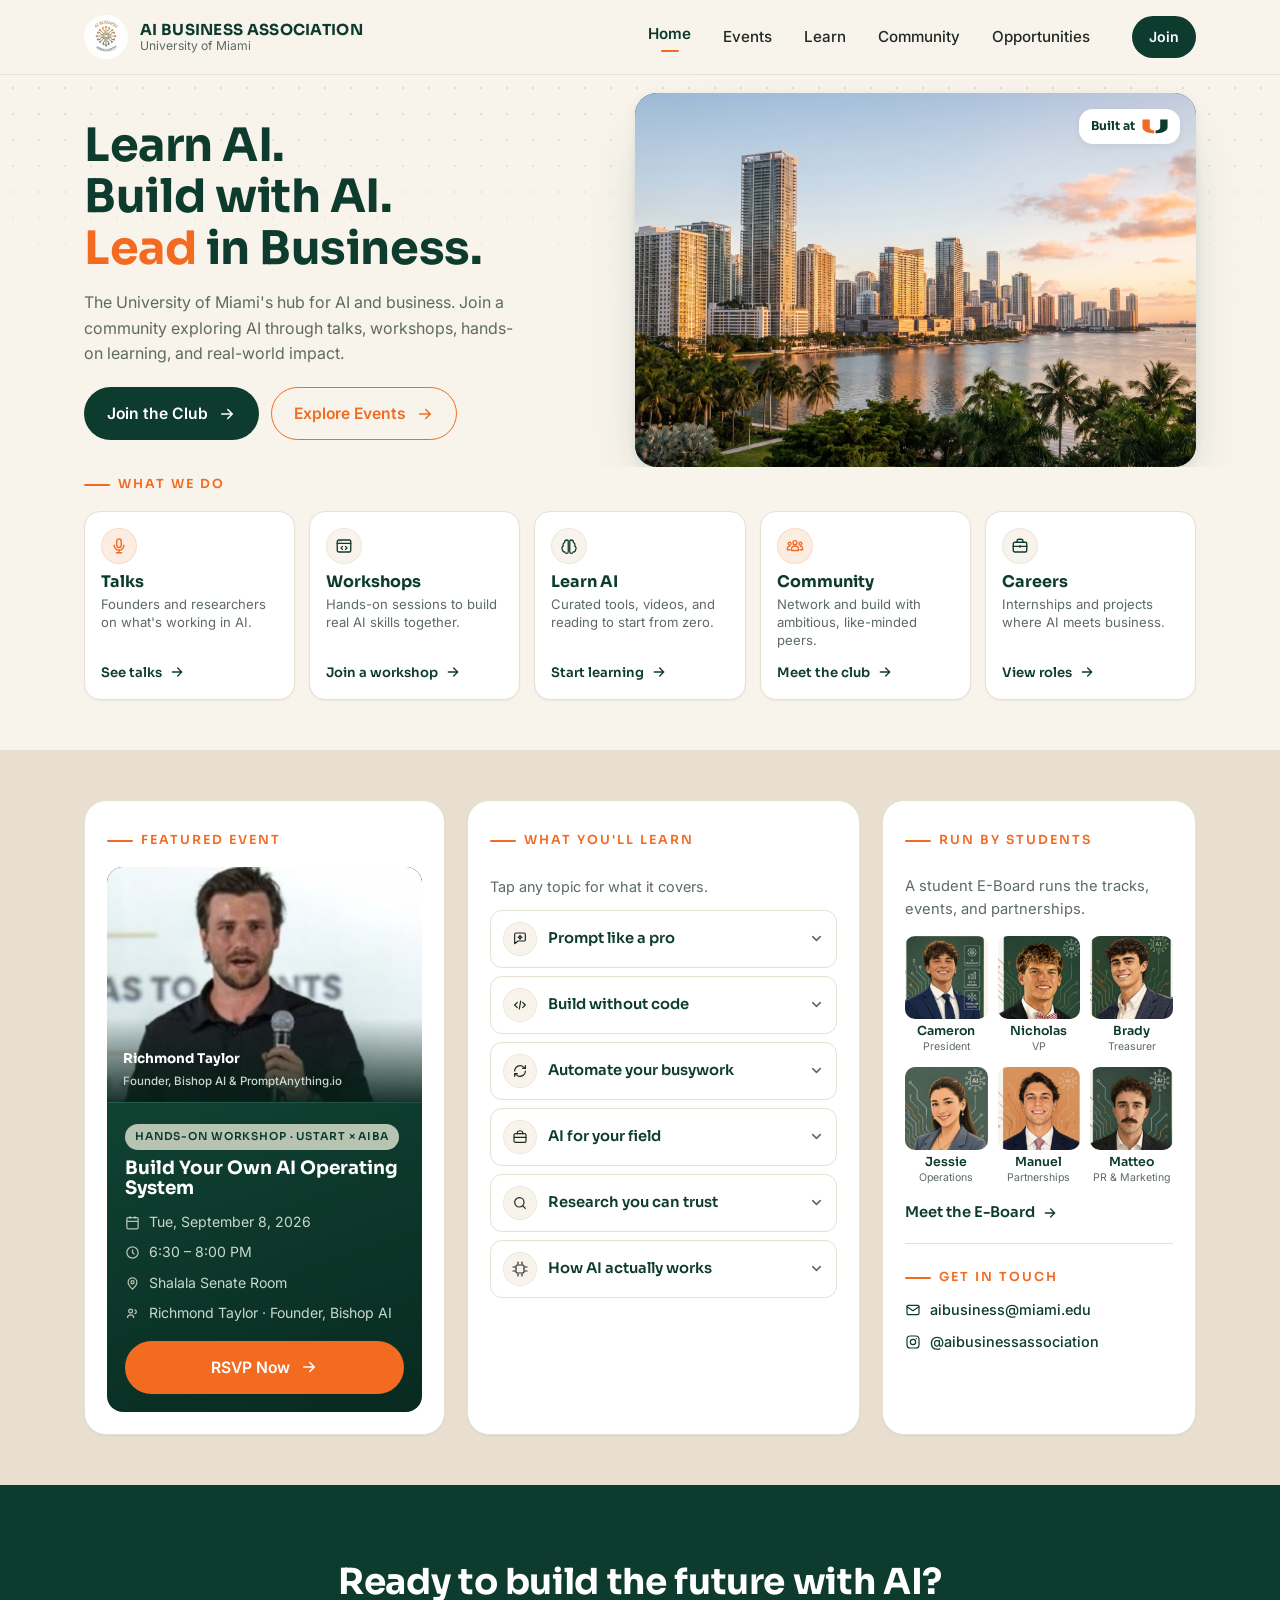
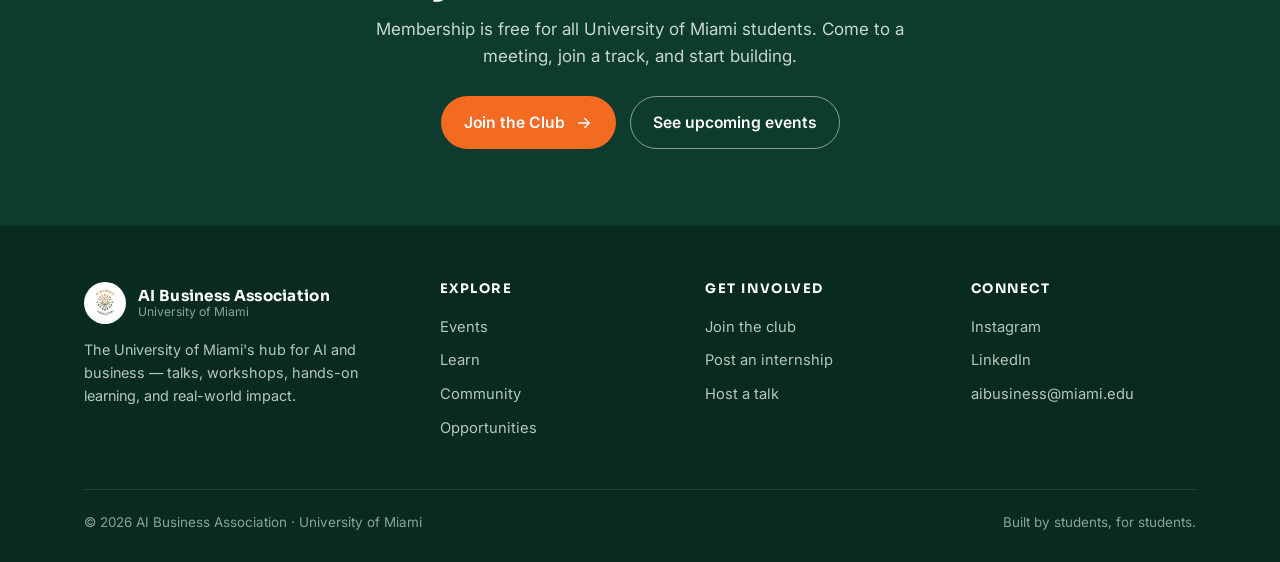
<file: index.html>
<!DOCTYPE html>
<html lang="en">
<head>
<meta charset="UTF-8">
<meta name="viewport" content="width=device-width, initial-scale=1">
<title>AI Business Association · University of Miami</title>
<meta name="description" content="The University of Miami's hub for AI and business — talks, workshops, hands-on learning, and real-world impact.">
<link rel="icon" type="image/png" href="assets/img/logo.png?v=2">
<link rel="preconnect" href="https://fonts.googleapis.com">
<link rel="preconnect" href="https://fonts.gstatic.com" crossorigin>
<link href="https://fonts.googleapis.com/css2?family=Sora:wght@600;700&family=Inter:wght@400;500;600;700&display=swap" rel="stylesheet">
<link rel="stylesheet" href="assets/css/styles.css?v=6">
</head>
<body>

<div class="edge-circuit" aria-hidden="true"></div>

<header class="site-header">
  <div class="container header-inner">
    <a class="brand" href="index.html">
      <img src="assets/img/logo.png?v=2" alt="AI Business Association logo" width="44" height="44">
      <span class="brand-text">
        <span class="brand-name">AI BUSINESS ASSOCIATION</span>
        <span class="brand-sub">University of Miami</span>
      </span>
    </a>
    <nav class="nav">
      <a href="index.html" class="is-active">Home</a>
      <a href="events.html">Events</a>
      <a href="learn.html">Learn</a>
      <a href="community.html">Community</a>
      <a href="opportunities.html">Opportunities</a>
    </nav>
    <a class="btn btn-dark btn-sm header-cta" href="join.html">Join</a>
    <button class="nav-toggle" aria-label="Open menu" aria-expanded="false">
      <svg viewBox="0 0 24 24" fill="none" stroke="currentColor" stroke-width="2" stroke-linecap="round"><path d="M4 7h16M4 12h16M4 17h16"/></svg>
    </button>
  </div>
</header>

<main>

  <!-- HERO -->
  <section class="hero">
    <div class="circuit-bg" aria-hidden="true"></div>
    <div class="container hero-inner">
      <div class="hero-copy">
        <h1>Learn AI.<br>Build with AI.<br><span class="text-orange">Lead</span> in Business.</h1>
        <p class="lead">The University of Miami's hub for AI and business. Join a community exploring AI through talks, workshops, hands-on learning, and real-world impact.</p>
        <div class="hero-actions">
          <a class="btn btn-dark" href="join.html">Join the Club
            <svg viewBox="0 0 24 24" fill="none" stroke="currentColor" stroke-width="2" stroke-linecap="round"><path d="M5 12h14M13 6l6 6-6 6"/></svg>
          </a>
          <a class="btn btn-ghost" href="events.html">Explore Events
            <svg viewBox="0 0 24 24" fill="none" stroke="currentColor" stroke-width="2" stroke-linecap="round"><path d="M5 12h14M13 6l6 6-6 6"/></svg>
          </a>
        </div>
      </div>
      <div class="hero-photo">
        <img src="assets/img/hero.jpg" alt="Miami skyline and Biscayne Bay at golden hour">
        <span class="hero-badge">Built at <img src="assets/img/u-logo.svg" alt="the University of Miami" class="u-logo"></span>
      </div>
    </div>
  </section>

  <!-- WHAT WE DO -->
  <section class="section section--tight" style="padding-top:0">
    <div class="container">
      <div class="section-head">
        <span class="eyebrow">What we do</span>
      </div>
      <div class="pillars">
        <article class="card">
          <span class="icon-badge icon-badge--accent"><svg viewBox="0 0 24 24" fill="none" stroke="currentColor" stroke-width="1.9" stroke-linecap="round" stroke-linejoin="round"><rect x="9" y="2.5" width="6" height="11.5" rx="3"/><path d="M5.5 11a6.5 6.5 0 0 0 13 0"/><path d="M12 17.5V21"/><path d="M8.5 21h7"/></svg></span>
          <h3>Talks</h3>
          <p>Founders and researchers on what's working in AI.</p>
          <a class="arrow-link" href="events.html#talks">See talks <svg viewBox="0 0 24 24" fill="none" stroke="currentColor" stroke-width="2" stroke-linecap="round"><path d="M5 12h14M13 6l6 6-6 6"/></svg></a>
        </article>
        <article class="card">
          <span class="icon-badge icon-badge--green"><svg viewBox="0 0 24 24" fill="none" stroke="currentColor" stroke-width="1.8" stroke-linecap="round" stroke-linejoin="round"><rect x="3" y="4" width="18" height="16" rx="2"/><path d="M3 8.5h18"/><circle cx="6" cy="6.2" r="0.6" fill="currentColor" stroke="none"/><circle cx="8.4" cy="6.2" r="0.6" fill="currentColor" stroke="none"/><path d="M10 12.5l-2 2 2 2M14 12.5l2 2-2 2"/></svg></span>
          <h3>Workshops</h3>
          <p>Hands-on sessions to build real AI skills together.</p>
          <a class="arrow-link" href="events.html#workshops">Join a workshop <svg viewBox="0 0 24 24" fill="none" stroke="currentColor" stroke-width="2" stroke-linecap="round"><path d="M5 12h14M13 6l6 6-6 6"/></svg></a>
        </article>
        <article class="card">
          <span class="icon-badge icon-badge--green"><svg viewBox="0 0 24 24" fill="none" stroke="currentColor" stroke-width="1.7" stroke-linecap="round" stroke-linejoin="round"><path d="M9.5 4A3.5 3.5 0 0 0 6 7.4c-1.1.4-2 1.5-2 2.8 0 .6.2 1.2.5 1.7A3.2 3.2 0 0 0 3 16.4 3.5 3.5 0 0 0 6.5 20c.2 1.1 1.2 1.9 2.4 1.9S11 21 11 19.8V5.4C11 4.6 10.3 4 9.5 4z"/><path d="M14.5 4A3.5 3.5 0 0 1 18 7.4c1.1.4 2 1.5 2 2.8 0 .6-.2 1.2-.5 1.7A3.2 3.2 0 0 1 21 16.4 3.5 3.5 0 0 1 17.5 20c-.2 1.1-1.2 1.9-2.4 1.9S13 21 13 19.8V5.4C13 4.6 13.7 4 14.5 4z"/></svg></span>
          <h3>Learn AI</h3>
          <p>Curated tools, videos, and reading to start from zero.</p>
          <a class="arrow-link" href="learn.html">Start learning <svg viewBox="0 0 24 24" fill="none" stroke="currentColor" stroke-width="2" stroke-linecap="round"><path d="M5 12h14M13 6l6 6-6 6"/></svg></a>
        </article>
        <article class="card">
          <span class="icon-badge icon-badge--accent"><svg viewBox="0 0 24 24" fill="none" stroke="currentColor" stroke-width="1.7" stroke-linecap="round" stroke-linejoin="round"><circle cx="12" cy="7.5" r="2.7"/><circle cx="4.8" cy="9" r="2"/><circle cx="19.2" cy="9" r="2"/><path d="M12 12c-2.6 0-4.6 1.7-4.6 3.9V18h9.2v-2.1c0-2.2-2-3.9-4.6-3.9z"/><path d="M4.8 12.5c-1.7 0-3 1.2-3 2.8V17h3.6M19.2 12.5c1.7 0 3 1.2 3 2.8V17h-3.6"/></svg></span>
          <h3>Community</h3>
          <p>Network and build with ambitious, like-minded peers.</p>
          <a class="arrow-link" href="community.html">Meet the club <svg viewBox="0 0 24 24" fill="none" stroke="currentColor" stroke-width="2" stroke-linecap="round"><path d="M5 12h14M13 6l6 6-6 6"/></svg></a>
        </article>
        <article class="card">
          <span class="icon-badge icon-badge--green"><svg viewBox="0 0 24 24" fill="none" stroke="currentColor" stroke-width="1.8" stroke-linecap="round" stroke-linejoin="round"><rect x="3" y="7" width="18" height="13" rx="2"/><path d="M8 7V5.5A2.5 2.5 0 0 1 10.5 3h3A2.5 2.5 0 0 1 16 5.5V7"/><path d="M3 12.5h18"/><path d="M12 11.5v2"/></svg></span>
          <h3>Careers</h3>
          <p>Internships and projects where AI meets business.</p>
          <a class="arrow-link" href="opportunities.html">View roles <svg viewBox="0 0 24 24" fill="none" stroke="currentColor" stroke-width="2" stroke-linecap="round"><path d="M5 12h14M13 6l6 6-6 6"/></svg></a>
        </article>
      </div>
    </div>
  </section>

  <!-- FEATURED STRIP -->
  <section class="section section--sand section--tight">
    <div class="container">
      <div class="trio">

        <div class="panel">
          <span class="eyebrow">Featured event</span>
          <div class="event-card">
            <div class="event-media">
              <span class="speaker-fallback">RT</span>
              <img src="assets/img/speaker-richmond.jpg" alt="Richmond Taylor speaking at a past event" onerror="this.remove()">
              <span class="speaker-cap">Richmond Taylor<small>Founder, Bishop AI &amp; PromptAnything.io</small></span>
            </div>
            <div class="event-body">
              <span class="tag">Hands-on workshop · UStart &times; AIBA</span>
              <h3>Build Your Own AI Operating System</h3>
              <ul class="event-meta">
                <li><svg viewBox="0 0 24 24" fill="none" stroke="currentColor" stroke-width="2"><rect x="3" y="4" width="18" height="18" rx="2"/><path d="M3 10h18M8 2v4M16 2v4"/></svg> Tue, September 8, 2026</li>
                <li><svg viewBox="0 0 24 24" fill="none" stroke="currentColor" stroke-width="2"><circle cx="12" cy="12" r="9"/><path d="M12 7v5l3 3"/></svg> 6:30 – 8:00 PM</li>
                <li><svg viewBox="0 0 24 24" fill="none" stroke="currentColor" stroke-width="2"><path d="M12 21s-7-6.2-7-11a7 7 0 0 1 14 0c0 4.8-7 11-7 11z"/><circle cx="12" cy="10" r="2.5"/></svg> Shalala Senate Room</li>
                <li><svg viewBox="0 0 24 24" fill="none" stroke="currentColor" stroke-width="2"><circle cx="9" cy="8" r="3"/><path d="M4 19a5 5 0 0 1 10 0M15 6a3 3 0 0 1 0 6"/></svg> Richmond Taylor &middot; Founder, Bishop AI</li>
              </ul>
              <a class="btn btn-orange" href="events.html">RSVP Now
                <svg viewBox="0 0 24 24" fill="none" stroke="currentColor" stroke-width="2" stroke-linecap="round"><path d="M5 12h14M13 6l6 6-6 6"/></svg>
              </a>
            </div>
          </div>
        </div>

        <div class="panel">
          <span class="eyebrow">What you'll learn</span>
          <p style="color:var(--muted);font-size:.9rem;margin:8px 0 12px">Tap any topic for what it covers.</p>
          <div class="track-list">

            <div class="track">
              <button class="track-head" type="button" aria-expanded="false">
                <span class="icon-badge"><svg viewBox="0 0 24 24" fill="none" stroke="currentColor" stroke-width="1.8" stroke-linecap="round" stroke-linejoin="round"><path d="M4 5a2 2 0 0 1 2-2h12a2 2 0 0 1 2 2v8a2 2 0 0 1-2 2H9l-5 4z"/><path d="M12 6.5l1 2 2 1-2 1-1 2-1-2-2-1 2-1z"/></svg></span>
                <span class="track-title">Prompt like a pro</span>
                <svg class="track-chev" viewBox="0 0 24 24" fill="none" stroke="currentColor" stroke-width="2.5" stroke-linecap="round" stroke-linejoin="round"><path d="M6 9l6 6 6-6"/></svg>
              </button>
              <div class="track-detail"><div><p>The patterns that make AI genuinely useful: giving context, showing an example, asking for the exact format you want, and iterating instead of settling for the first answer. You'll leave able to get a solid draft, analysis, or plan out of Claude or ChatGPT in a try or two.</p></div></div>
            </div>

            <div class="track">
              <button class="track-head" type="button" aria-expanded="false">
                <span class="icon-badge"><svg viewBox="0 0 24 24" fill="none" stroke="currentColor" stroke-width="1.8" stroke-linecap="round" stroke-linejoin="round"><path d="M8 8l-4 4 4 4M16 8l4 4-4 4M13 6l-2 12"/></svg></span>
                <span class="track-title">Build without code</span>
                <svg class="track-chev" viewBox="0 0 24 24" fill="none" stroke="currentColor" stroke-width="2.5" stroke-linecap="round" stroke-linejoin="round"><path d="M6 9l6 6 6-6"/></svg>
              </button>
              <div class="track-detail"><div><p>Use tools like Cursor, v0, and no-code builders to turn an idea into a working web app, bot, or internal tool — no CS background required. We walk a small project end to end so you've actually shipped something.</p></div></div>
            </div>

            <div class="track">
              <button class="track-head" type="button" aria-expanded="false">
                <span class="icon-badge"><svg viewBox="0 0 24 24" fill="none" stroke="currentColor" stroke-width="1.8" stroke-linecap="round" stroke-linejoin="round"><path d="M4 12a8 8 0 0 1 13.5-5.8L20 8M20 12a8 8 0 0 1-13.5 5.8L4 16"/><path d="M20 4v4h-4M4 20v-4h4"/></svg></span>
                <span class="track-title">Automate your busywork</span>
                <svg class="track-chev" viewBox="0 0 24 24" fill="none" stroke="currentColor" stroke-width="2.5" stroke-linecap="round" stroke-linejoin="round"><path d="M6 9l6 6 6-6"/></svg>
              </button>
              <div class="track-detail"><div><p>Spot the repetitive tasks in your week — reformatting data, drafting the same emails, pulling research — and wire them into automations that run on their own. Small time savings that compound across a semester.</p></div></div>
            </div>

            <div class="track">
              <button class="track-head" type="button" aria-expanded="false">
                <span class="icon-badge"><svg viewBox="0 0 24 24" fill="none" stroke="currentColor" stroke-width="1.8" stroke-linecap="round" stroke-linejoin="round"><rect x="3" y="7" width="18" height="13" rx="2"/><path d="M8 7V5.5A2.5 2.5 0 0 1 10.5 3h3A2.5 2.5 0 0 1 16 5.5V7"/><path d="M3 12.5h18"/></svg></span>
                <span class="track-title">AI for your field</span>
                <svg class="track-chev" viewBox="0 0 24 24" fill="none" stroke="currentColor" stroke-width="2.5" stroke-linecap="round" stroke-linejoin="round"><path d="M6 9l6 6 6-6"/></svg>
              </button>
              <div class="track-detail"><div><p>How AI is really used in finance (research, risk, modeling), marketing (segmentation, content, analytics), and operations (forecasting, support). Concrete use cases you can bring straight into an internship or class project.</p></div></div>
            </div>

            <div class="track">
              <button class="track-head" type="button" aria-expanded="false">
                <span class="icon-badge"><svg viewBox="0 0 24 24" fill="none" stroke="currentColor" stroke-width="1.8" stroke-linecap="round" stroke-linejoin="round"><circle cx="11" cy="11" r="7"/><path d="M20 20l-4.3-4.3"/></svg></span>
                <span class="track-title">Research you can trust</span>
                <svg class="track-chev" viewBox="0 0 24 24" fill="none" stroke="currentColor" stroke-width="2.5" stroke-linecap="round" stroke-linejoin="round"><path d="M6 9l6 6 6-6"/></svg>
              </button>
              <div class="track-detail"><div><p>Use AI to move faster on research without getting burned: checking sources, catching hallucinations, structuring what you find, and citing it properly. Built for case competitions, papers, and market research.</p></div></div>
            </div>

            <div class="track">
              <button class="track-head" type="button" aria-expanded="false">
                <span class="icon-badge"><svg viewBox="0 0 24 24" fill="none" stroke="currentColor" stroke-width="1.8" stroke-linecap="round" stroke-linejoin="round"><rect x="6" y="6" width="12" height="12" rx="2"/><path d="M9 1.5v3M15 1.5v3M9 19.5v3M15 19.5v3M1.5 9h3M1.5 15h3M19.5 9h3M19.5 15h3"/></svg></span>
                <span class="track-title">How AI actually works</span>
                <svg class="track-chev" viewBox="0 0 24 24" fill="none" stroke="currentColor" stroke-width="2.5" stroke-linecap="round" stroke-linejoin="round"><path d="M6 9l6 6 6-6"/></svg>
              </button>
              <div class="track-detail"><div><p>Just enough of the mechanics behind large language models — training, context windows, why they hallucinate, what they can't do — to use them well and talk about them credibly. No math required.</p></div></div>
            </div>

          </div>
        </div>

        <div class="panel">
          <span class="eyebrow">Run by students</span>
          <p style="color:var(--muted);font-size:.92rem;margin:8px 0 14px">A student E-Board runs the tracks, events, and partnerships.</p>
          <div class="eboard-mini">
            <a href="community.html"><span class="eboard-photo"><img src="assets/img/eboard/cameron.jpg" alt="Cameron Sherman" onerror="this.remove()"><span class="eboard-initials">CS</span></span><span class="n">Cameron</span><span class="r">President</span></a>
            <a href="community.html"><span class="eboard-photo"><img src="assets/img/eboard/nicholas.jpg" alt="Nicholas Moffett" onerror="this.remove()"><span class="eboard-initials">NM</span></span><span class="n">Nicholas</span><span class="r">VP</span></a>
            <a href="community.html"><span class="eboard-photo"><img src="assets/img/eboard/brady.jpg" alt="Brady Devine" onerror="this.remove()"><span class="eboard-initials">BD</span></span><span class="n">Brady</span><span class="r">Treasurer</span></a>
            <a href="community.html"><span class="eboard-photo"><img src="assets/img/eboard/jessie.jpg" alt="Jessie Bavly" onerror="this.remove()"><span class="eboard-initials">JB</span></span><span class="n">Jessie</span><span class="r">Operations</span></a>
            <a href="community.html"><span class="eboard-photo"><img src="assets/img/eboard/manuel.jpg" alt="Manuel de las Carreras" onerror="this.remove()"><span class="eboard-initials">MC</span></span><span class="n">Manuel</span><span class="r">Partnerships</span></a>
            <a href="community.html"><span class="eboard-photo"><img src="assets/img/eboard/matteo.jpg" alt="Matteo Farinacci" onerror="this.remove()"><span class="eboard-initials">MF</span></span><span class="n">Matteo</span><span class="r">PR &amp; Marketing</span></a>
          </div>
          <a class="arrow-link" href="community.html" style="margin-top:14px">Meet the E-Board
            <svg viewBox="0 0 24 24" fill="none" stroke="currentColor" stroke-width="2" stroke-linecap="round"><path d="M5 12h14M13 6l6 6-6 6"/></svg>
          </a>

          <div style="border-top:1px solid var(--line);margin-top:18px;padding-top:16px">
            <span class="eyebrow">Get in touch</span>
            <div class="contact-links" style="margin-top:10px">
              <a href="mailto:aibusiness@miami.edu"><svg viewBox="0 0 24 24" fill="none" stroke="currentColor" stroke-width="1.8" stroke-linecap="round" stroke-linejoin="round"><rect x="3" y="5" width="18" height="14" rx="2"/><path d="M3 7l9 6 9-6"/></svg>aibusiness@miami.edu</a>
              <a href="https://instagram.com/aibusinessassociation" target="_blank" rel="noopener"><svg viewBox="0 0 24 24" fill="none" stroke="currentColor" stroke-width="1.8" stroke-linecap="round" stroke-linejoin="round"><rect x="3" y="3" width="18" height="18" rx="5"/><circle cx="12" cy="12" r="4"/><circle cx="17" cy="7" r="1" fill="currentColor" stroke="none"/></svg>@aibusinessassociation</a>
            </div>
          </div>
        </div>

      </div>
    </div>
  </section>

  <!-- CTA -->
  <section class="section section--green cta-band">
    <div class="container">
      <h2>Ready to build the future with AI?</h2>
      <p>Membership is free for all University of Miami students. Come to a meeting, join a track, and start building.</p>
      <div class="btn-row">
        <a class="btn btn-orange" href="join.html">Join the Club
          <svg viewBox="0 0 24 24" fill="none" stroke="currentColor" stroke-width="2" stroke-linecap="round"><path d="M5 12h14M13 6l6 6-6 6"/></svg>
        </a>
        <a class="btn btn-outline-light" href="events.html">See upcoming events</a>
      </div>
    </div>
  </section>

</main>

<footer class="site-footer">
  <div class="container">
    <div class="footer-grid">
      <div>
        <div class="footer-brand">
          <img src="assets/img/logo.png?v=2" alt="">
          <span class="brand-text">
            <span class="brand-name">AI Business Association</span>
            <span class="brand-sub">University of Miami</span>
          </span>
        </div>
        <p>The University of Miami's hub for AI and business — talks, workshops, hands-on learning, and real-world impact.</p>
      </div>
      <div class="footer-col">
        <h4>Explore</h4>
        <a href="events.html">Events</a>
        <a href="learn.html">Learn</a>
        <a href="community.html">Community</a>
        <a href="opportunities.html">Opportunities</a>
      </div>
      <div class="footer-col">
        <h4>Get involved</h4>
        <a href="join.html">Join the club</a>
        <a href="opportunities.html">Post an internship</a>
        <a href="events.html">Host a talk</a>
      </div>
      <div class="footer-col">
        <h4>Connect</h4>
        <a href="https://instagram.com/aibusinessassociation" target="_blank" rel="noopener">Instagram</a>
        <a href="#">LinkedIn</a>
        <a href="mailto:aibusiness@miami.edu">aibusiness@miami.edu</a>
      </div>
    </div>
    <div class="footer-bottom">
      <span>© 2026 AI Business Association · University of Miami</span>
      <span>Built by students, for students.</span>
    </div>
  </div>
</footer>

<script src="assets/js/main.js?v=6"></script>
</body>
</html>
</file>
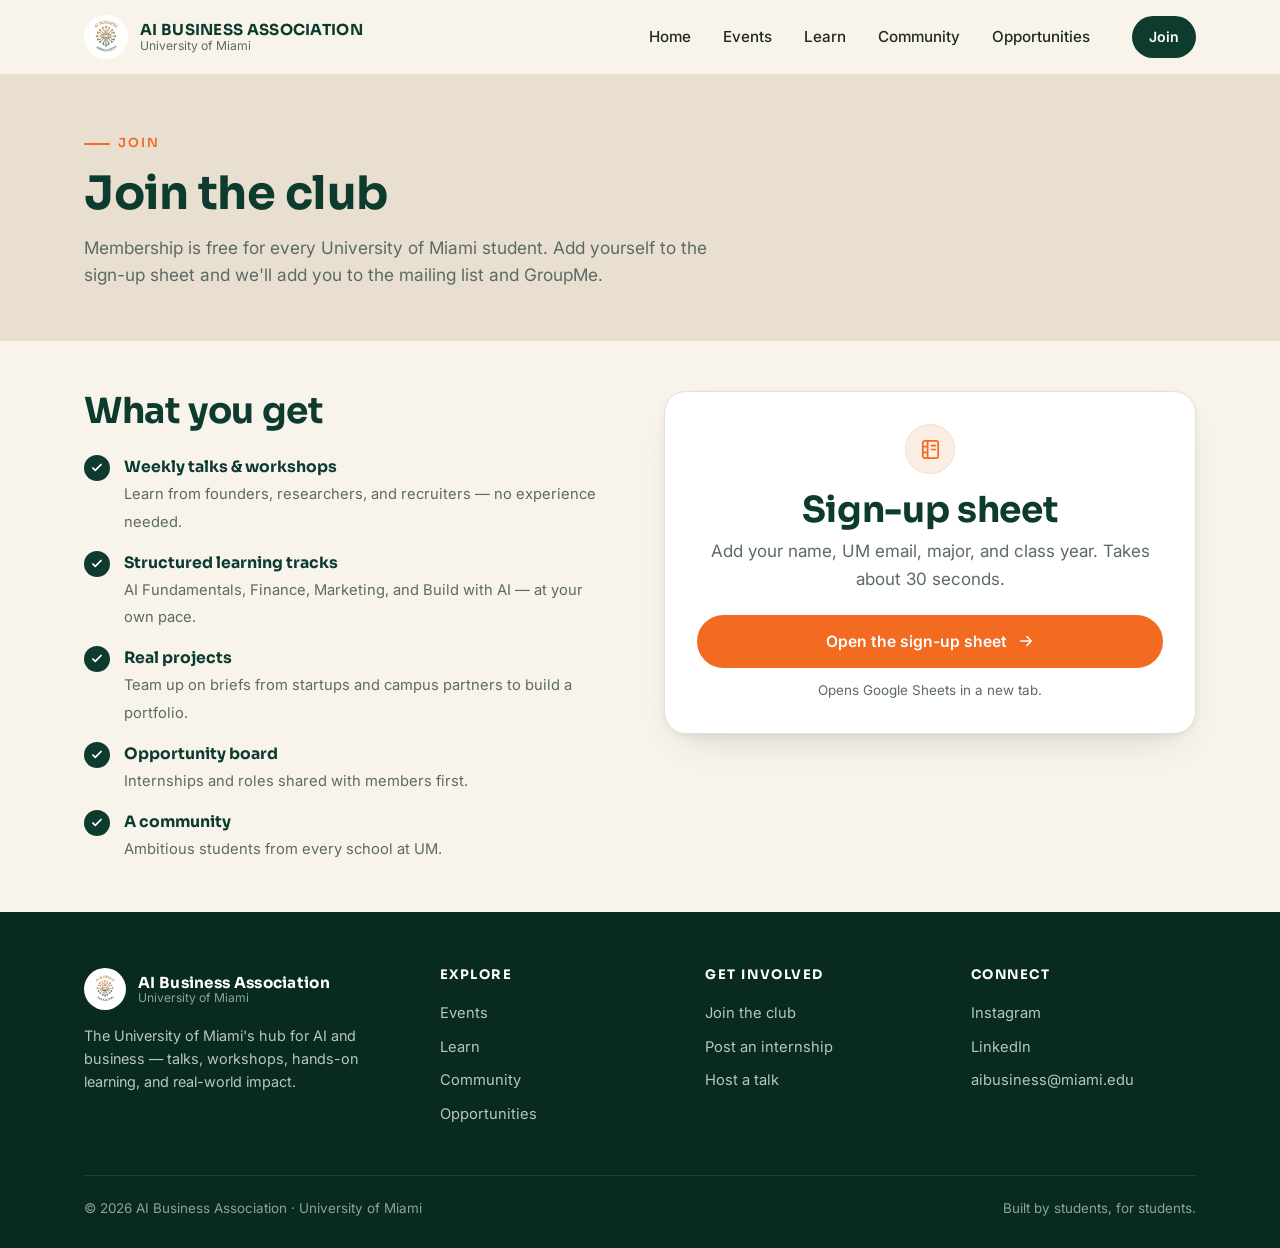
<file: join.html>
<!DOCTYPE html>
<html lang="en">
<head>
<meta charset="UTF-8">
<meta name="viewport" content="width=device-width, initial-scale=1">
<title>Join · AI Business Association</title>
<meta name="description" content="Join the AI Business Association at the University of Miami. Free for all UM students.">
<link rel="icon" type="image/png" href="assets/img/logo.png?v=2">
<link rel="preconnect" href="https://fonts.googleapis.com">
<link rel="preconnect" href="https://fonts.gstatic.com" crossorigin>
<link href="https://fonts.googleapis.com/css2?family=Sora:wght@600;700&family=Inter:wght@400;500;600;700&display=swap" rel="stylesheet">
<link rel="stylesheet" href="assets/css/styles.css?v=6">
</head>
<body>

<div class="edge-circuit" aria-hidden="true"></div>

<header class="site-header">
  <div class="container header-inner">
    <a class="brand" href="index.html">
      <img src="assets/img/logo.png?v=2" alt="AI Business Association logo" width="44" height="44">
      <span class="brand-text">
        <span class="brand-name">AI BUSINESS ASSOCIATION</span>
        <span class="brand-sub">University of Miami</span>
      </span>
    </a>
    <nav class="nav">
      <a href="index.html">Home</a>
      <a href="events.html">Events</a>
      <a href="learn.html">Learn</a>
      <a href="community.html">Community</a>
      <a href="opportunities.html">Opportunities</a>
    </nav>
    <a class="btn btn-dark btn-sm header-cta" href="join.html">Join</a>
    <button class="nav-toggle" aria-label="Open menu" aria-expanded="false">
      <svg viewBox="0 0 24 24" fill="none" stroke="currentColor" stroke-width="2" stroke-linecap="round"><path d="M4 7h16M4 12h16M4 17h16"/></svg>
    </button>
  </div>
</header>

<main>

  <section class="page-hero">
    <div class="container">
      <span class="eyebrow">Join</span>
      <h1>Join the club</h1>
      <p>Membership is free for every University of Miami student. Add yourself to the sign-up sheet and we'll add you to the mailing list and GroupMe.</p>
    </div>
  </section>

  <section class="section section--tight">
    <div class="container">
      <div class="join-grid">

        <div>
          <h2>What you get</h2>
          <div class="benefits">
            <div class="benefit">
              <span class="tick"><svg viewBox="0 0 24 24" fill="none" stroke="currentColor" stroke-width="3" stroke-linecap="round" stroke-linejoin="round"><path d="M5 12l4 4 10-10"/></svg></span>
              <div><b>Weekly talks &amp; workshops</b><span>Learn from founders, researchers, and recruiters — no experience needed.</span></div>
            </div>
            <div class="benefit">
              <span class="tick"><svg viewBox="0 0 24 24" fill="none" stroke="currentColor" stroke-width="3" stroke-linecap="round" stroke-linejoin="round"><path d="M5 12l4 4 10-10"/></svg></span>
              <div><b>Structured learning tracks</b><span>AI Fundamentals, Finance, Marketing, and Build with AI — at your own pace.</span></div>
            </div>
            <div class="benefit">
              <span class="tick"><svg viewBox="0 0 24 24" fill="none" stroke="currentColor" stroke-width="3" stroke-linecap="round" stroke-linejoin="round"><path d="M5 12l4 4 10-10"/></svg></span>
              <div><b>Real projects</b><span>Team up on briefs from startups and campus partners to build a portfolio.</span></div>
            </div>
            <div class="benefit">
              <span class="tick"><svg viewBox="0 0 24 24" fill="none" stroke="currentColor" stroke-width="3" stroke-linecap="round" stroke-linejoin="round"><path d="M5 12l4 4 10-10"/></svg></span>
              <div><b>Opportunity board</b><span>Internships and roles shared with members first.</span></div>
            </div>
            <div class="benefit">
              <span class="tick"><svg viewBox="0 0 24 24" fill="none" stroke="currentColor" stroke-width="3" stroke-linecap="round" stroke-linejoin="round"><path d="M5 12l4 4 10-10"/></svg></span>
              <div><b>A community</b><span>Ambitious students from every school at UM.</span></div>
            </div>
          </div>
        </div>

        <div class="form-card" style="text-align:center">
          <span class="icon-badge icon-badge--accent" style="margin:0 auto 16px"><svg viewBox="0 0 24 24" fill="none" stroke="currentColor" stroke-width="1.8" stroke-linecap="round" stroke-linejoin="round"><rect x="4" y="3" width="16" height="18" rx="2"/><path d="M9 3v18M4 9h5M4 15h5M13 8h4M13 12h4"/></svg></span>
          <h2 style="margin-bottom:8px">Sign-up sheet</h2>
          <p style="color:var(--muted);margin-bottom:22px">Add your name, UM email, major, and class year. Takes about 30 seconds.</p>
          <a class="btn btn-orange" href="https://docs.google.com/spreadsheets/d/1-K-1J2HMGnSlhndl6jObGYCcC4TcOXe9gVCi6E1lhIk/edit?gid=0#gid=0" target="_blank" rel="noopener" style="width:100%;justify-content:center">Open the sign-up sheet
            <svg viewBox="0 0 24 24" fill="none" stroke="currentColor" stroke-width="2" stroke-linecap="round"><path d="M5 12h14M13 6l6 6-6 6"/></svg>
          </a>
          <p class="form-note" style="margin-top:12px">Opens Google Sheets in a new tab.</p>
        </div>

      </div>
    </div>
  </section>

</main>

<footer class="site-footer">
  <div class="container">
    <div class="footer-grid">
      <div>
        <div class="footer-brand">
          <img src="assets/img/logo.png?v=2" alt="">
          <span class="brand-text">
            <span class="brand-name">AI Business Association</span>
            <span class="brand-sub">University of Miami</span>
          </span>
        </div>
        <p>The University of Miami's hub for AI and business — talks, workshops, hands-on learning, and real-world impact.</p>
      </div>
      <div class="footer-col">
        <h4>Explore</h4>
        <a href="events.html">Events</a>
        <a href="learn.html">Learn</a>
        <a href="community.html">Community</a>
        <a href="opportunities.html">Opportunities</a>
      </div>
      <div class="footer-col">
        <h4>Get involved</h4>
        <a href="join.html">Join the club</a>
        <a href="opportunities.html">Post an internship</a>
        <a href="events.html">Host a talk</a>
      </div>
      <div class="footer-col">
        <h4>Connect</h4>
        <a href="https://instagram.com/aibusinessassociation" target="_blank" rel="noopener">Instagram</a>
        <a href="#">LinkedIn</a>
        <a href="mailto:aibusiness@miami.edu">aibusiness@miami.edu</a>
      </div>
    </div>
    <div class="footer-bottom">
      <span>© 2026 AI Business Association · University of Miami</span>
      <span>Built by students, for students.</span>
    </div>
  </div>
</footer>

<script src="assets/js/main.js?v=6"></script>
</body>
</html>
</file>
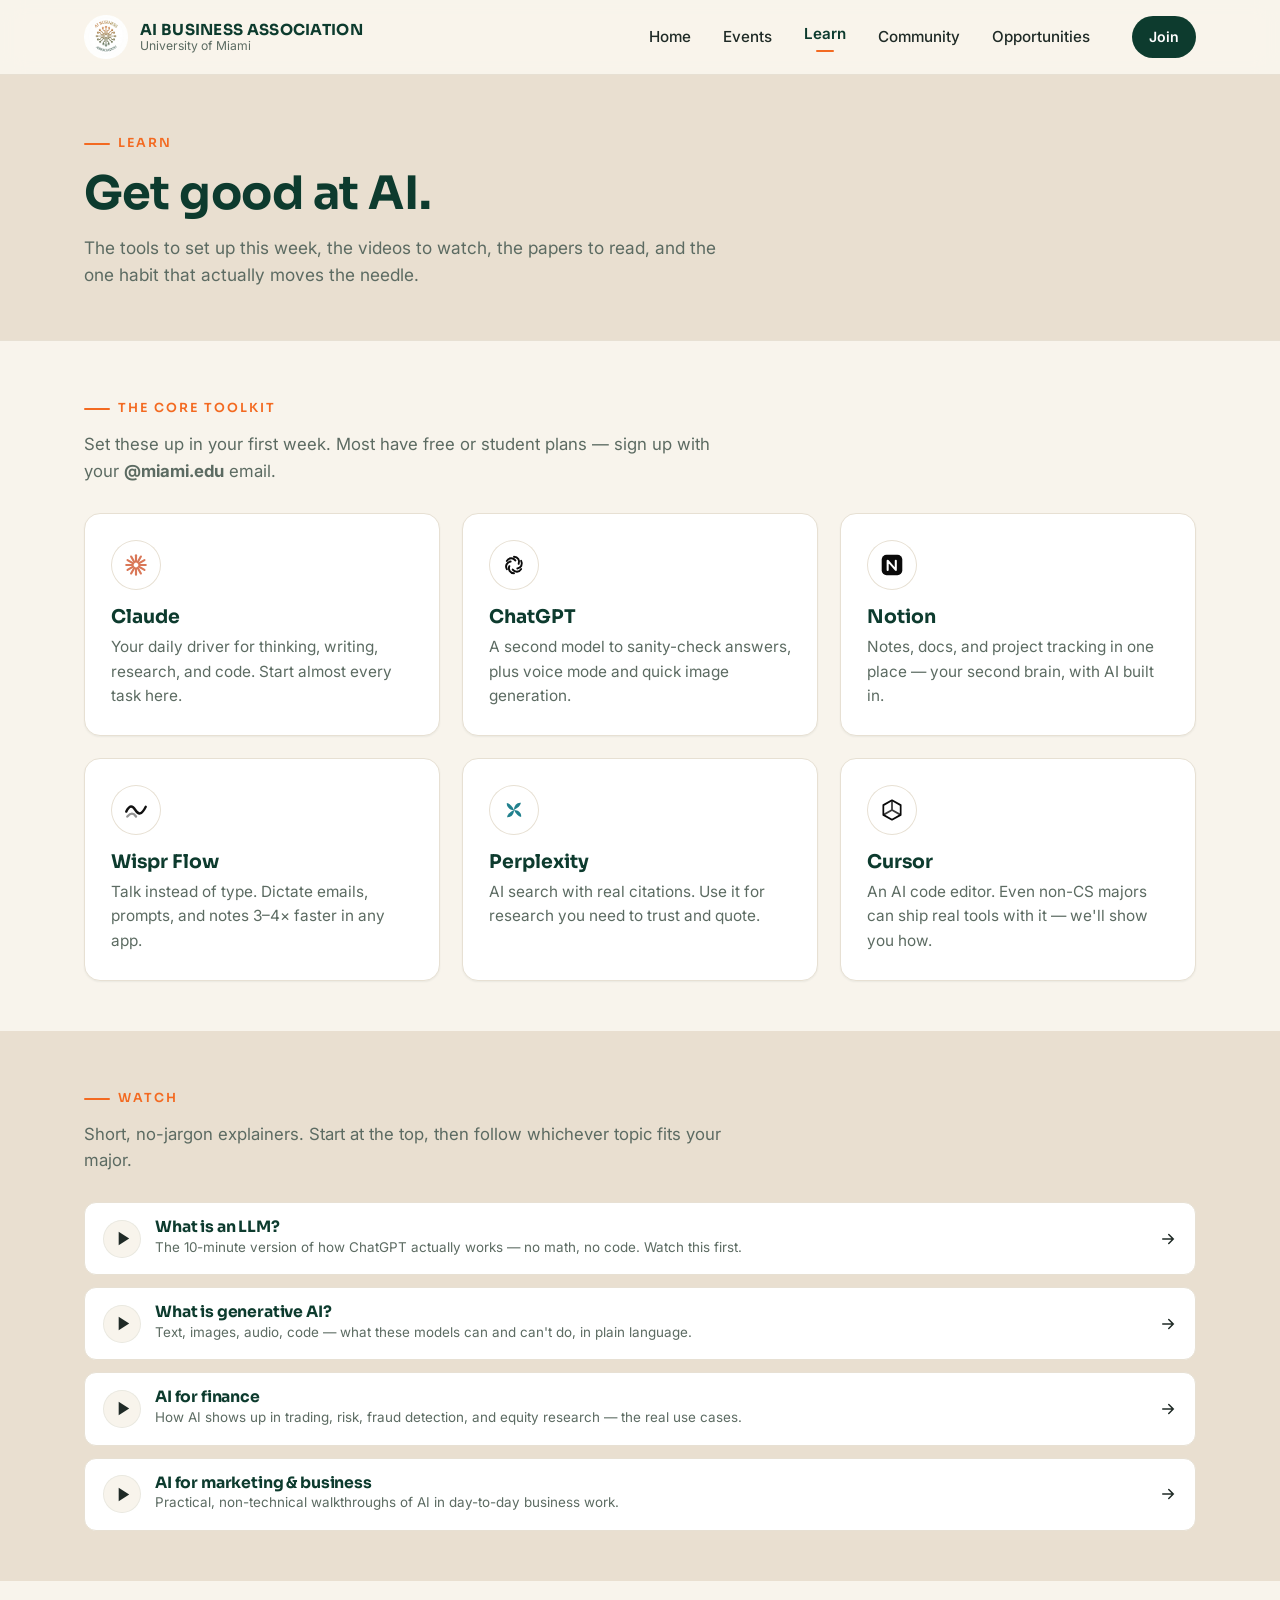
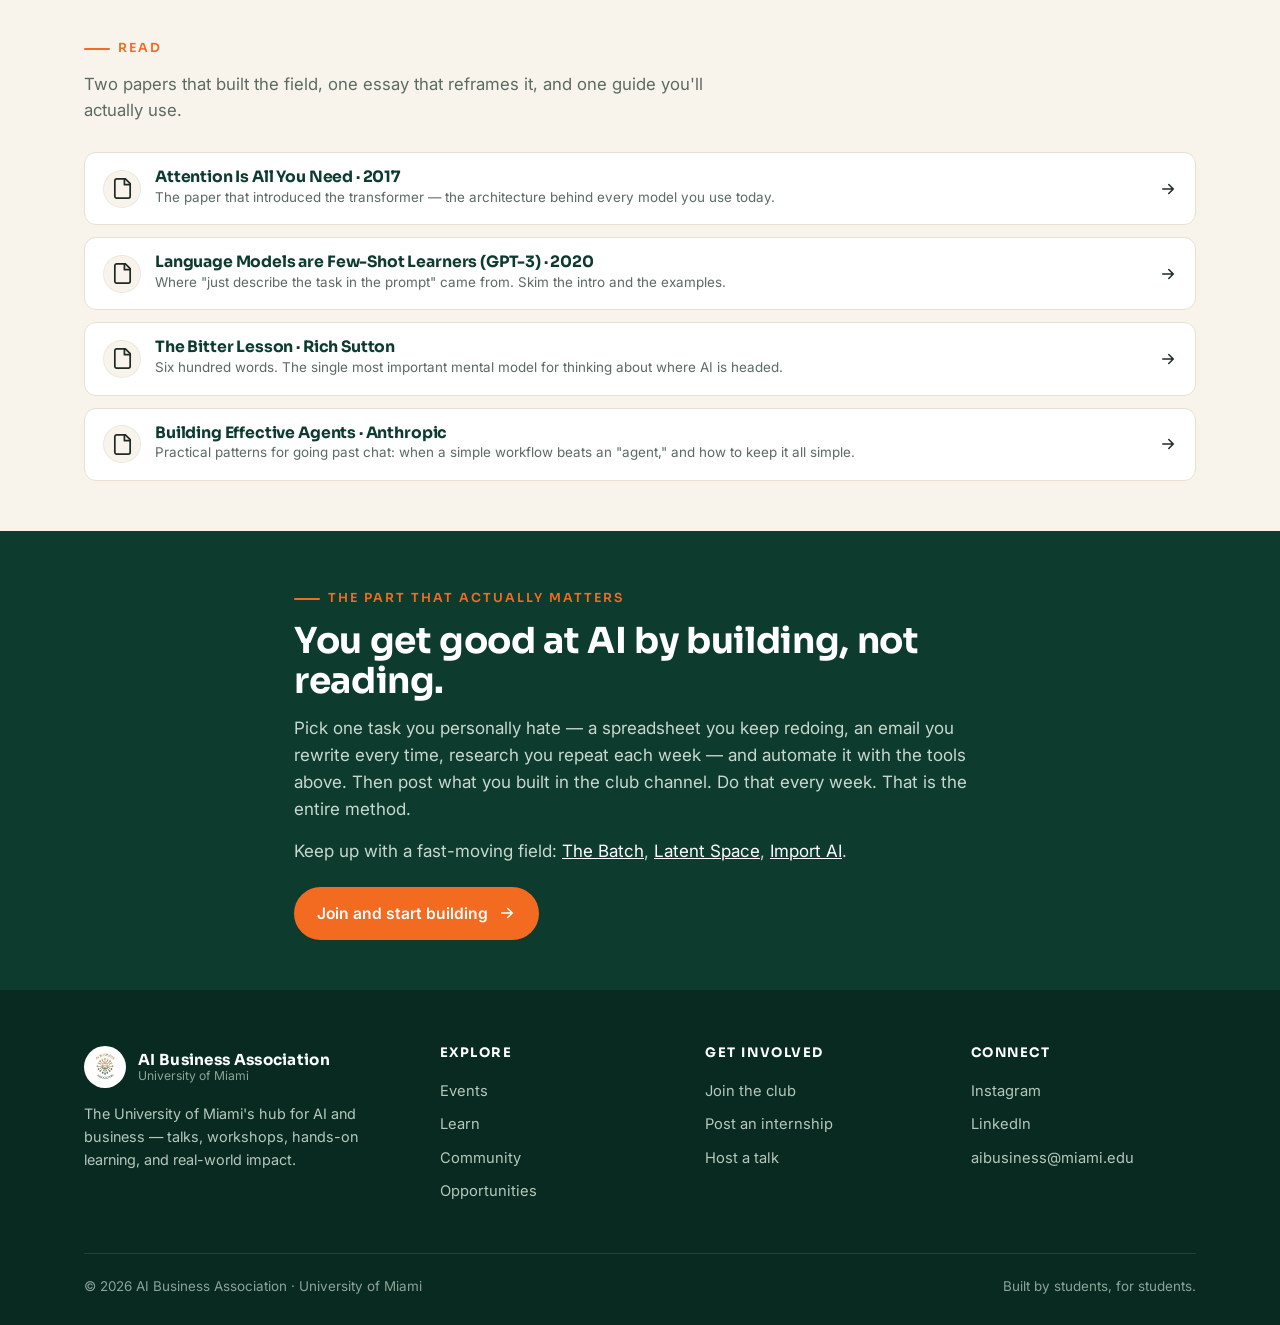
<file: learn.html>
<!DOCTYPE html>
<html lang="en">
<head>
<meta charset="UTF-8">
<meta name="viewport" content="width=device-width, initial-scale=1">
<title>Learn · AI Business Association</title>
<meta name="description" content="Curated learning tracks, resources, and study groups to build practical AI skills.">
<link rel="icon" type="image/png" href="assets/img/logo.png?v=2">
<link rel="preconnect" href="https://fonts.googleapis.com">
<link rel="preconnect" href="https://fonts.gstatic.com" crossorigin>
<link href="https://fonts.googleapis.com/css2?family=Sora:wght@600;700&family=Inter:wght@400;500;600;700&display=swap" rel="stylesheet">
<link rel="stylesheet" href="assets/css/styles.css?v=6">
</head>
<body>

<div class="edge-circuit" aria-hidden="true"></div>

<header class="site-header">
  <div class="container header-inner">
    <a class="brand" href="index.html">
      <img src="assets/img/logo.png?v=2" alt="AI Business Association logo" width="44" height="44">
      <span class="brand-text">
        <span class="brand-name">AI BUSINESS ASSOCIATION</span>
        <span class="brand-sub">University of Miami</span>
      </span>
    </a>
    <nav class="nav">
      <a href="index.html">Home</a>
      <a href="events.html">Events</a>
      <a href="learn.html" class="is-active">Learn</a>
      <a href="community.html">Community</a>
      <a href="opportunities.html">Opportunities</a>
    </nav>
    <a class="btn btn-dark btn-sm header-cta" href="join.html">Join</a>
    <button class="nav-toggle" aria-label="Open menu" aria-expanded="false">
      <svg viewBox="0 0 24 24" fill="none" stroke="currentColor" stroke-width="2" stroke-linecap="round"><path d="M4 7h16M4 12h16M4 17h16"/></svg>
    </button>
  </div>
</header>

<main>

  <section class="page-hero">
    <div class="container">
      <span class="eyebrow">Learn</span>
      <h1>Get good at AI.</h1>
      <p>The tools to set up this week, the videos to watch, the papers to read, and the one habit that actually moves the needle.</p>
    </div>
  </section>

  <!-- CORE TOOLKIT -->
  <section class="section section--tight">
    <div class="container">
      <div class="section-head">
        <span class="eyebrow">The core toolkit</span>
        <p>Set these up in your first week. Most have free or student plans — sign up with your <strong>@miami.edu</strong> email.</p>
      </div>
      <div class="grid grid-3">
        <a class="card" href="https://claude.ai" target="_blank" rel="noopener">
          <span class="icon-badge icon-badge--logo"><svg viewBox="0 0 24 24" fill="#D97757" aria-hidden="true"><g><rect x="11" y="2" width="2" height="8" rx="1"/><rect x="11" y="2" width="2" height="8" rx="1" transform="rotate(30 12 12)"/><rect x="11" y="2" width="2" height="8" rx="1" transform="rotate(60 12 12)"/><rect x="11" y="2" width="2" height="8" rx="1" transform="rotate(90 12 12)"/><rect x="11" y="2" width="2" height="8" rx="1" transform="rotate(120 12 12)"/><rect x="11" y="2" width="2" height="8" rx="1" transform="rotate(150 12 12)"/><rect x="11" y="2" width="2" height="8" rx="1" transform="rotate(180 12 12)"/><rect x="11" y="2" width="2" height="8" rx="1" transform="rotate(210 12 12)"/><rect x="11" y="2" width="2" height="8" rx="1" transform="rotate(240 12 12)"/><rect x="11" y="2" width="2" height="8" rx="1" transform="rotate(270 12 12)"/><rect x="11" y="2" width="2" height="8" rx="1" transform="rotate(300 12 12)"/><rect x="11" y="2" width="2" height="8" rx="1" transform="rotate(330 12 12)"/></g></svg></span>
          <h3>Claude</h3>
          <p>Your daily driver for thinking, writing, research, and code. Start almost every task here.</p>
        </a>
        <a class="card" href="https://chatgpt.com" target="_blank" rel="noopener">
          <span class="icon-badge icon-badge--logo"><svg viewBox="0 0 24 24" fill="none" stroke="#0A0A0A" stroke-width="1.8" stroke-linecap="round" aria-hidden="true"><g><path d="M12 4.4c3.6 0 5.6 3.4 4.3 6.5" transform="rotate(0 12 12)"/><path d="M12 4.4c3.6 0 5.6 3.4 4.3 6.5" transform="rotate(60 12 12)"/><path d="M12 4.4c3.6 0 5.6 3.4 4.3 6.5" transform="rotate(120 12 12)"/><path d="M12 4.4c3.6 0 5.6 3.4 4.3 6.5" transform="rotate(180 12 12)"/><path d="M12 4.4c3.6 0 5.6 3.4 4.3 6.5" transform="rotate(240 12 12)"/><path d="M12 4.4c3.6 0 5.6 3.4 4.3 6.5" transform="rotate(300 12 12)"/></g></svg></span>
          <h3>ChatGPT</h3>
          <p>A second model to sanity-check answers, plus voice mode and quick image generation.</p>
        </a>
        <a class="card" href="https://notion.so" target="_blank" rel="noopener">
          <span class="icon-badge icon-badge--logo"><svg viewBox="0 0 24 24" aria-hidden="true"><rect x="2.5" y="2.5" width="19" height="19" rx="4.5" fill="#0A0A0A"/><path d="M8 16.5V8l7.5 8.5V8" fill="none" stroke="#fff" stroke-width="1.9" stroke-linejoin="round" stroke-linecap="round"/></svg></span>
          <h3>Notion</h3>
          <p>Notes, docs, and project tracking in one place — your second brain, with AI built in.</p>
        </a>
        <a class="card" href="https://wisprflow.ai" target="_blank" rel="noopener">
          <span class="icon-badge icon-badge--logo"><svg viewBox="0 0 24 24" fill="none" stroke="#111111" stroke-width="2.2" stroke-linecap="round" aria-hidden="true"><path d="M3 13.5c3-6 5.6-6 8.4-1.5S17 17 21 9"/><path d="M4 18c3.2-3.5 5.6-3.5 8 0" opacity=".45"/></svg></span>
          <h3>Wispr Flow</h3>
          <p>Talk instead of type. Dictate emails, prompts, and notes 3–4&times; faster in any app.</p>
        </a>
        <a class="card" href="https://perplexity.ai" target="_blank" rel="noopener">
          <span class="icon-badge icon-badge--logo"><svg viewBox="0 0 24 24" fill="#20808D" aria-hidden="true"><g><path d="M12 12c0-4 2.6-7 6.4-6.6C18 8 15.6 10.2 12 12Z" transform="rotate(0 12 12)"/><path d="M12 12c0-4 2.6-7 6.4-6.6C18 8 15.6 10.2 12 12Z" transform="rotate(90 12 12)"/><path d="M12 12c0-4 2.6-7 6.4-6.6C18 8 15.6 10.2 12 12Z" transform="rotate(180 12 12)"/><path d="M12 12c0-4 2.6-7 6.4-6.6C18 8 15.6 10.2 12 12Z" transform="rotate(270 12 12)"/></g></svg></span>
          <h3>Perplexity</h3>
          <p>AI search with real citations. Use it for research you need to trust and quote.</p>
        </a>
        <a class="card" href="https://cursor.com" target="_blank" rel="noopener">
          <span class="icon-badge icon-badge--logo"><svg viewBox="0 0 24 24" fill="none" stroke="#0A0A0A" stroke-width="1.6" stroke-linejoin="round" aria-hidden="true"><path d="M12 3l8 4.5v9L12 21l-8-4.5v-9z"/><path d="M12 3v9l8 4.5M12 12L4 16.5" opacity=".8"/></svg></span>
          <h3>Cursor</h3>
          <p>An AI code editor. Even non-CS majors can ship real tools with it — we'll show you how.</p>
        </a>
      </div>
    </div>
  </section>

  <!-- WATCH -->
  <section class="section section--sand section--tight">
    <div class="container">
      <div class="section-head">
        <span class="eyebrow">Watch</span>
        <p>Short, no-jargon explainers. Start at the top, then follow whichever topic fits your major.</p>
      </div>
      <div class="resource-list">
        <a class="resource" href="https://www.youtube.com/results?search_query=what+is+a+large+language+model+explained" target="_blank" rel="noopener">
          <span class="icon-badge"><svg viewBox="0 0 24 24" fill="currentColor"><path d="M8 5v14l11-7z"/></svg></span>
          <div class="r-body"><h4>What is an LLM?</h4><p>The 10-minute version of how ChatGPT actually works — no math, no code. Watch this first.</p></div>
          <svg viewBox="0 0 24 24" width="18" fill="none" stroke="currentColor" stroke-width="2" stroke-linecap="round"><path d="M5 12h14M13 6l6 6-6 6"/></svg>
        </a>
        <a class="resource" href="https://www.youtube.com/results?search_query=generative+ai+explained+for+beginners" target="_blank" rel="noopener">
          <span class="icon-badge"><svg viewBox="0 0 24 24" fill="currentColor"><path d="M8 5v14l11-7z"/></svg></span>
          <div class="r-body"><h4>What is generative AI?</h4><p>Text, images, audio, code — what these models can and can't do, in plain language.</p></div>
          <svg viewBox="0 0 24 24" width="18" fill="none" stroke="currentColor" stroke-width="2" stroke-linecap="round"><path d="M5 12h14M13 6l6 6-6 6"/></svg>
        </a>
        <a class="resource" href="https://www.youtube.com/results?search_query=how+ai+is+used+in+finance+explained" target="_blank" rel="noopener">
          <span class="icon-badge"><svg viewBox="0 0 24 24" fill="currentColor"><path d="M8 5v14l11-7z"/></svg></span>
          <div class="r-body"><h4>AI for finance</h4><p>How AI shows up in trading, risk, fraud detection, and equity research — the real use cases.</p></div>
          <svg viewBox="0 0 24 24" width="18" fill="none" stroke="currentColor" stroke-width="2" stroke-linecap="round"><path d="M5 12h14M13 6l6 6-6 6"/></svg>
        </a>
        <a class="resource" href="https://www.youtube.com/results?search_query=how+to+use+ai+in+marketing+and+business+for+beginners" target="_blank" rel="noopener">
          <span class="icon-badge"><svg viewBox="0 0 24 24" fill="currentColor"><path d="M8 5v14l11-7z"/></svg></span>
          <div class="r-body"><h4>AI for marketing &amp; business</h4><p>Practical, non-technical walkthroughs of AI in day-to-day business work.</p></div>
          <svg viewBox="0 0 24 24" width="18" fill="none" stroke="currentColor" stroke-width="2" stroke-linecap="round"><path d="M5 12h14M13 6l6 6-6 6"/></svg>
        </a>
      </div>
    </div>
  </section>

  <!-- READ -->
  <section class="section section--tight">
    <div class="container">
      <div class="section-head">
        <span class="eyebrow">Read</span>
        <p>Two papers that built the field, one essay that reframes it, and one guide you'll actually use.</p>
      </div>
      <div class="resource-list">
        <a class="resource" href="https://arxiv.org/abs/1706.03762" target="_blank" rel="noopener">
          <span class="icon-badge"><svg viewBox="0 0 24 24" fill="none" stroke="currentColor" stroke-width="1.8" stroke-linecap="round" stroke-linejoin="round"><path d="M6 2h9l5 5v13a2 2 0 0 1-2 2H6a2 2 0 0 1-2-2V4a2 2 0 0 1 2-2z"/><path d="M14 2v6h6"/></svg></span>
          <div class="r-body"><h4>Attention Is All You Need &middot; 2017</h4><p>The paper that introduced the transformer — the architecture behind every model you use today.</p></div>
          <svg viewBox="0 0 24 24" width="18" fill="none" stroke="currentColor" stroke-width="2" stroke-linecap="round"><path d="M5 12h14M13 6l6 6-6 6"/></svg>
        </a>
        <a class="resource" href="https://arxiv.org/abs/2005.14165" target="_blank" rel="noopener">
          <span class="icon-badge"><svg viewBox="0 0 24 24" fill="none" stroke="currentColor" stroke-width="1.8" stroke-linecap="round" stroke-linejoin="round"><path d="M6 2h9l5 5v13a2 2 0 0 1-2 2H6a2 2 0 0 1-2-2V4a2 2 0 0 1 2-2z"/><path d="M14 2v6h6"/></svg></span>
          <div class="r-body"><h4>Language Models are Few-Shot Learners (GPT-3) &middot; 2020</h4><p>Where "just describe the task in the prompt" came from. Skim the intro and the examples.</p></div>
          <svg viewBox="0 0 24 24" width="18" fill="none" stroke="currentColor" stroke-width="2" stroke-linecap="round"><path d="M5 12h14M13 6l6 6-6 6"/></svg>
        </a>
        <a class="resource" href="http://www.incompleteideas.net/IncIdeas/BitterLesson.html" target="_blank" rel="noopener">
          <span class="icon-badge"><svg viewBox="0 0 24 24" fill="none" stroke="currentColor" stroke-width="1.8" stroke-linecap="round" stroke-linejoin="round"><path d="M6 2h9l5 5v13a2 2 0 0 1-2 2H6a2 2 0 0 1-2-2V4a2 2 0 0 1 2-2z"/><path d="M14 2v6h6"/></svg></span>
          <div class="r-body"><h4>The Bitter Lesson &middot; Rich Sutton</h4><p>Six hundred words. The single most important mental model for thinking about where AI is headed.</p></div>
          <svg viewBox="0 0 24 24" width="18" fill="none" stroke="currentColor" stroke-width="2" stroke-linecap="round"><path d="M5 12h14M13 6l6 6-6 6"/></svg>
        </a>
        <a class="resource" href="https://www.anthropic.com/research/building-effective-agents" target="_blank" rel="noopener">
          <span class="icon-badge"><svg viewBox="0 0 24 24" fill="none" stroke="currentColor" stroke-width="1.8" stroke-linecap="round" stroke-linejoin="round"><path d="M6 2h9l5 5v13a2 2 0 0 1-2 2H6a2 2 0 0 1-2-2V4a2 2 0 0 1 2-2z"/><path d="M14 2v6h6"/></svg></span>
          <div class="r-body"><h4>Building Effective Agents &middot; Anthropic</h4><p>Practical patterns for going past chat: when a simple workflow beats an "agent," and how to keep it all simple.</p></div>
          <svg viewBox="0 0 24 24" width="18" fill="none" stroke="currentColor" stroke-width="2" stroke-linecap="round"><path d="M5 12h14M13 6l6 6-6 6"/></svg>
        </a>
      </div>
    </div>
  </section>

  <!-- THE HABIT -->
  <section class="section section--green section--tight">
    <div class="container" style="max-width:740px">
      <span class="eyebrow">The part that actually matters</span>
      <h2 style="margin:12px 0 14px">You get good at AI by building, not reading.</h2>
      <p style="color:#C9D8CE">Pick one task you personally hate — a spreadsheet you keep redoing, an email you rewrite every time, research you repeat each week — and automate it with the tools above. Then post what you built in the club channel. Do that every week. That is the entire method.</p>
      <p style="color:#C9D8CE;margin-top:14px">Keep up with a fast-moving field:
        <a href="https://www.deeplearning.ai/the-batch/" target="_blank" rel="noopener" style="color:#fff;text-decoration:underline">The Batch</a>,
        <a href="https://www.latent.space/" target="_blank" rel="noopener" style="color:#fff;text-decoration:underline">Latent Space</a>,
        <a href="https://importai.substack.com/" target="_blank" rel="noopener" style="color:#fff;text-decoration:underline">Import AI</a>.
      </p>
      <a class="btn btn-orange" href="join.html" style="margin-top:22px">Join and start building
        <svg viewBox="0 0 24 24" fill="none" stroke="currentColor" stroke-width="2" stroke-linecap="round"><path d="M5 12h14M13 6l6 6-6 6"/></svg>
      </a>
    </div>
  </section>

</main>

<footer class="site-footer">
  <div class="container">
    <div class="footer-grid">
      <div>
        <div class="footer-brand">
          <img src="assets/img/logo.png?v=2" alt="">
          <span class="brand-text">
            <span class="brand-name">AI Business Association</span>
            <span class="brand-sub">University of Miami</span>
          </span>
        </div>
        <p>The University of Miami's hub for AI and business — talks, workshops, hands-on learning, and real-world impact.</p>
      </div>
      <div class="footer-col">
        <h4>Explore</h4>
        <a href="events.html">Events</a>
        <a href="learn.html">Learn</a>
        <a href="community.html">Community</a>
        <a href="opportunities.html">Opportunities</a>
      </div>
      <div class="footer-col">
        <h4>Get involved</h4>
        <a href="join.html">Join the club</a>
        <a href="opportunities.html">Post an internship</a>
        <a href="events.html">Host a talk</a>
      </div>
      <div class="footer-col">
        <h4>Connect</h4>
        <a href="https://instagram.com/aibusinessassociation" target="_blank" rel="noopener">Instagram</a>
        <a href="#">LinkedIn</a>
        <a href="mailto:aibusiness@miami.edu">aibusiness@miami.edu</a>
      </div>
    </div>
    <div class="footer-bottom">
      <span>© 2026 AI Business Association · University of Miami</span>
      <span>Built by students, for students.</span>
    </div>
  </div>
</footer>

<script src="assets/js/main.js?v=6"></script>
</body>
</html>
</file>
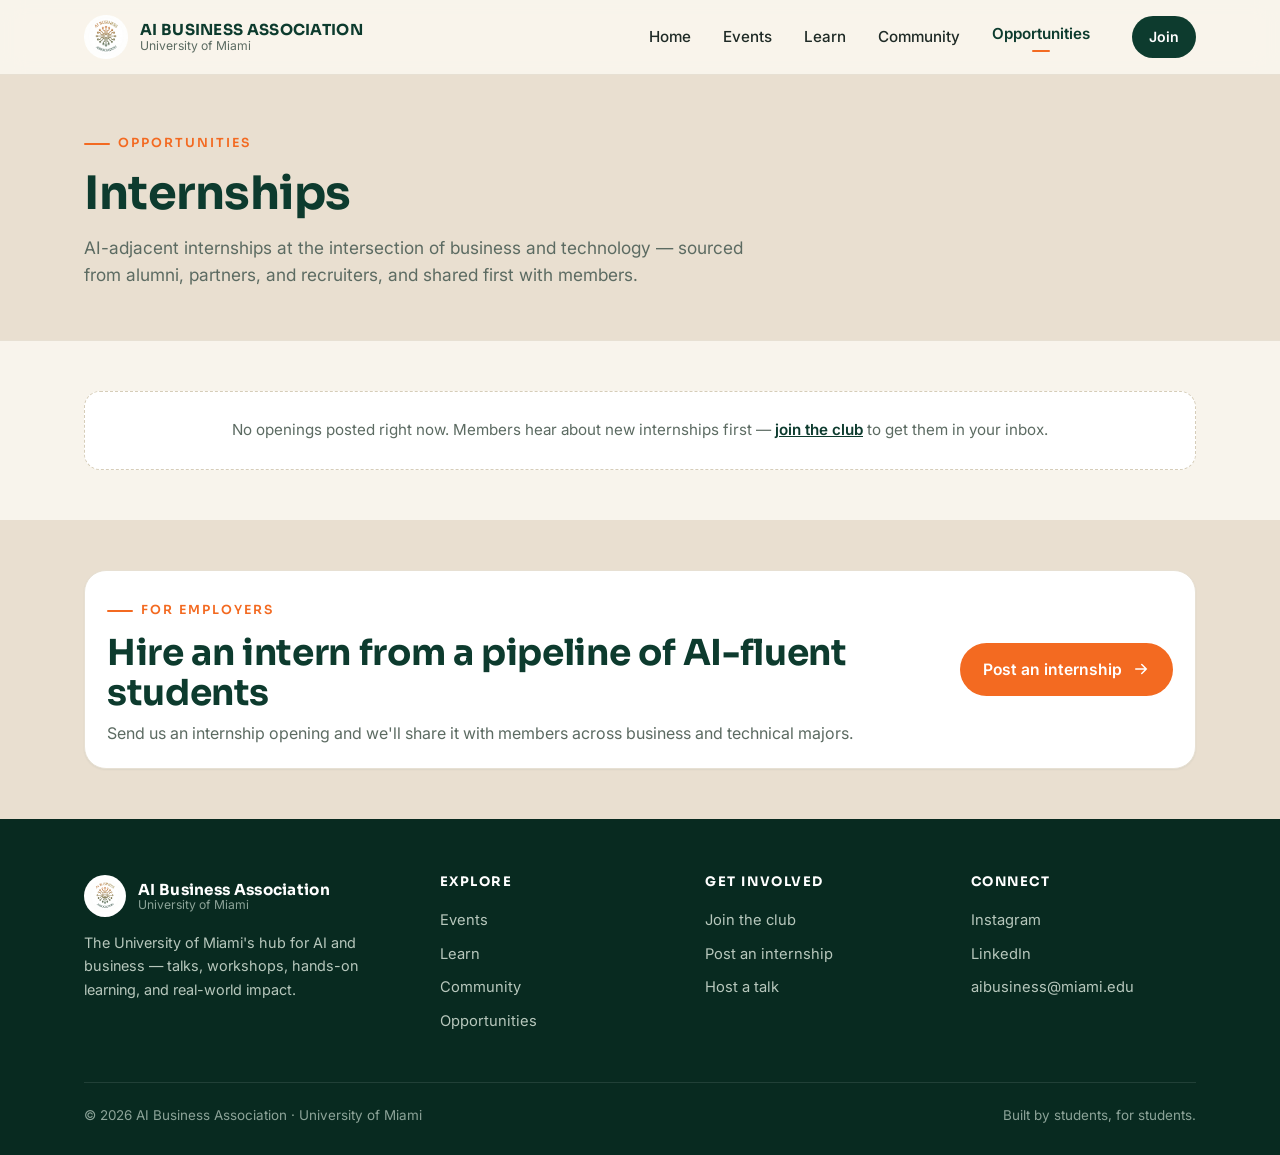
<file: opportunities.html>
<!DOCTYPE html>
<html lang="en">
<head>
<meta charset="UTF-8">
<meta name="viewport" content="width=device-width, initial-scale=1">
<title>Opportunities · AI Business Association</title>
<meta name="description" content="Internships, projects, and roles at the intersection of AI and business — shared with AI Business Association members.">
<link rel="icon" type="image/png" href="assets/img/logo.png?v=2">
<link rel="preconnect" href="https://fonts.googleapis.com">
<link rel="preconnect" href="https://fonts.gstatic.com" crossorigin>
<link href="https://fonts.googleapis.com/css2?family=Sora:wght@600;700&family=Inter:wght@400;500;600;700&display=swap" rel="stylesheet">
<link rel="stylesheet" href="assets/css/styles.css?v=6">
</head>
<body>

<div class="edge-circuit" aria-hidden="true"></div>

<header class="site-header">
  <div class="container header-inner">
    <a class="brand" href="index.html">
      <img src="assets/img/logo.png?v=2" alt="AI Business Association logo" width="44" height="44">
      <span class="brand-text">
        <span class="brand-name">AI BUSINESS ASSOCIATION</span>
        <span class="brand-sub">University of Miami</span>
      </span>
    </a>
    <nav class="nav">
      <a href="index.html">Home</a>
      <a href="events.html">Events</a>
      <a href="learn.html">Learn</a>
      <a href="community.html">Community</a>
      <a href="opportunities.html" class="is-active">Opportunities</a>
    </nav>
    <a class="btn btn-dark btn-sm header-cta" href="join.html">Join</a>
    <button class="nav-toggle" aria-label="Open menu" aria-expanded="false">
      <svg viewBox="0 0 24 24" fill="none" stroke="currentColor" stroke-width="2" stroke-linecap="round"><path d="M4 7h16M4 12h16M4 17h16"/></svg>
    </button>
  </div>
</header>

<main>

  <section class="page-hero">
    <div class="container">
      <span class="eyebrow">Opportunities</span>
      <h1>Internships</h1>
      <p>AI-adjacent internships at the intersection of business and technology — sourced from alumni, partners, and recruiters, and shared first with members.</p>
    </div>
  </section>

  <section class="section section--tight">
    <div class="container">

      <p class="events-empty">No openings posted right now. Members hear about new internships first &mdash; <a href="join.html">join the club</a> to get them in your inbox.</p>
    </div>
  </section>

  <section class="section section--sand section--tight">
    <div class="container">
      <div class="panel" style="display:grid;grid-template-columns:1fr auto;gap:24px;align-items:center">
        <div>
          <span class="eyebrow">For employers</span>
          <h2 style="margin:12px 0 8px">Hire an intern from a pipeline of AI-fluent students</h2>
          <p class="lead" style="font-size:1rem">Send us an internship opening and we'll share it with members across business and technical majors.</p>
        </div>
        <a class="btn btn-orange" href="mailto:aibusiness@miami.edu?subject=Post%20an%20internship">Post an internship
          <svg viewBox="0 0 24 24" fill="none" stroke="currentColor" stroke-width="2" stroke-linecap="round"><path d="M5 12h14M13 6l6 6-6 6"/></svg>
        </a>
      </div>
    </div>
  </section>

</main>

<footer class="site-footer">
  <div class="container">
    <div class="footer-grid">
      <div>
        <div class="footer-brand">
          <img src="assets/img/logo.png?v=2" alt="">
          <span class="brand-text">
            <span class="brand-name">AI Business Association</span>
            <span class="brand-sub">University of Miami</span>
          </span>
        </div>
        <p>The University of Miami's hub for AI and business — talks, workshops, hands-on learning, and real-world impact.</p>
      </div>
      <div class="footer-col">
        <h4>Explore</h4>
        <a href="events.html">Events</a>
        <a href="learn.html">Learn</a>
        <a href="community.html">Community</a>
        <a href="opportunities.html">Opportunities</a>
      </div>
      <div class="footer-col">
        <h4>Get involved</h4>
        <a href="join.html">Join the club</a>
        <a href="opportunities.html">Post an internship</a>
        <a href="events.html">Host a talk</a>
      </div>
      <div class="footer-col">
        <h4>Connect</h4>
        <a href="https://instagram.com/aibusinessassociation" target="_blank" rel="noopener">Instagram</a>
        <a href="#">LinkedIn</a>
        <a href="mailto:aibusiness@miami.edu">aibusiness@miami.edu</a>
      </div>
    </div>
    <div class="footer-bottom">
      <span>© 2026 AI Business Association · University of Miami</span>
      <span>Built by students, for students.</span>
    </div>
  </div>
</footer>

<script src="assets/js/main.js?v=6"></script>
</body>
</html>
</file>
<file: assets/css/styles.css>
/* ============================================================
   AI Business Association — University of Miami
   Brand: Deep Green / Orange / Cream · Sora + Inter
   ============================================================ */

:root {
  --green: #0D3B2E;
  --green-900: #082A20;
  --green-700: #14503D;
  --orange: #F36A21;
  --orange-600: #DA5B15;
  --cream: #F8F4EC;
  --sand: #E9DFD0;
  --charcoal: #1F2A26;
  --sage: #B8C4B2;

  --bg: var(--cream);
  --surface: #FFFFFF;
  --text: #1F2A26;
  --muted: #5C6B62;
  --line: #E7E0D3;

  --radius-sm: 12px;
  --radius: 16px;
  --radius-lg: 22px;

  --shadow-sm: 0 1px 2px rgba(13, 59, 46, .06);
  --shadow: 0 2px 6px rgba(13, 59, 46, .06), 0 18px 40px -20px rgba(13, 59, 46, .22);
  --shadow-lg: 0 2px 8px rgba(13, 59, 46, .08), 0 30px 60px -24px rgba(13, 59, 46, .30);

  --container: 1160px;
  --font-head: "Sora", "Segoe UI", system-ui, -apple-system, sans-serif;
  --font-body: "Inter", "Segoe UI", system-ui, -apple-system, sans-serif;
}

/* ---------- reset ---------- */
*, *::before, *::after { box-sizing: border-box; }
* { margin: 0; }
html { scroll-behavior: smooth; -webkit-text-size-adjust: 100%; }
body {
  font-family: var(--font-body);
  color: var(--text);
  background: var(--bg);
  line-height: 1.6;
  font-size: 17px;
  -webkit-font-smoothing: antialiased;
  overflow-x: hidden;
}
img, svg { display: block; max-width: 100%; }
a { color: inherit; text-decoration: none; }
button { font: inherit; cursor: pointer; }
ul { list-style: none; padding: 0; }
/* Some rules below set display on elements that also use [hidden] (e.g. a
   modal overlay). Those ties with the browser's [hidden]{display:none} rule
   on specificity and, loading later, would otherwise win the tie. */
[hidden] { display: none !important; }

h1, h2, h3, h4 { font-family: var(--font-head); font-weight: 700; line-height: 1.12; letter-spacing: -0.01em; color: var(--green); }
h1 { font-size: clamp(2rem, 3.6vw, 3rem); }
h2 { font-size: clamp(1.7rem, 2.8vw, 2.3rem); }
h3 { font-size: 1.18rem; letter-spacing: 0; }

.container { width: 100%; max-width: var(--container); margin-inline: auto; padding-inline: 24px; }
.section { padding-block: clamp(44px, 6vw, 80px); }
.section--tight { padding-block: clamp(28px, 4vw, 50px); }
.section--sand { background: var(--sand); }
.section--green { background: var(--green); color: #EAF1EC; }
.section--green h2, .section--green h3 { color: #FFFFFF; }

.eyebrow {
  display: inline-flex; align-items: center; gap: 8px;
  font-family: var(--font-head); font-weight: 600;
  font-size: .78rem; letter-spacing: .16em; text-transform: uppercase;
  color: var(--orange);
}
.eyebrow::before { content: ""; width: 26px; height: 2px; background: var(--orange); border-radius: 2px; }

.section-head { max-width: 640px; margin-bottom: 28px; }
.section-head:has(+ .pillars) { margin-bottom: 16px; }
.section-head p { color: var(--muted); margin-top: 12px; font-size: 1.05rem; }
.section-head--center { margin-inline: auto; text-align: center; }
.section-head--center .eyebrow::before { display: none; }

.lead { font-size: 1.15rem; color: var(--muted); }
.text-orange { color: var(--orange); }

/* ---------- buttons ---------- */
.btn {
  display: inline-flex; align-items: center; gap: 10px;
  font-family: var(--font-body); font-weight: 600; font-size: .98rem;
  padding: 13px 22px; border-radius: 999px; border: 1.5px solid transparent;
  transition: transform .15s ease, box-shadow .2s ease, background .2s ease, color .2s ease;
  white-space: nowrap;
}
.btn svg { width: 18px; height: 18px; }
.btn:hover { transform: translateY(-1px); }
.btn-dark { background: var(--green); color: #fff; }
.btn-dark:hover { background: var(--green-900); box-shadow: var(--shadow); }
.btn-orange { background: var(--orange); color: #fff; }
.btn-orange:hover { background: var(--orange-600); box-shadow: var(--shadow); }
.btn-ghost { background: transparent; color: var(--orange); border-color: var(--orange); }
.btn-ghost:hover { background: rgba(243, 106, 33, .08); }
.btn-outline-light { background: transparent; color: #fff; border-color: rgba(255, 255, 255, .5); }
.btn-outline-light:hover { background: rgba(255, 255, 255, .12); }
.btn-sm { padding: 9px 16px; font-size: .88rem; }

.arrow-link {
  display: inline-flex; align-items: center; gap: 7px;
  font-family: var(--font-head); font-weight: 600; font-size: .92rem; color: var(--green);
}
.arrow-link svg { width: 16px; transition: transform .18s ease; }
.arrow-link:hover { color: var(--orange); }
.arrow-link:hover svg { transform: translateX(3px); }

/* ---------- header ---------- */
.site-header {
  position: sticky; top: 0; z-index: 50;
  background: rgba(248, 244, 236, .82);
  backdrop-filter: saturate(180%) blur(12px);
  border-bottom: 1px solid var(--line);
}
.header-inner { display: flex; align-items: center; gap: 24px; height: 74px; }
.brand { display: flex; align-items: center; gap: 12px; margin-right: auto; }
.brand img { width: 44px; height: 44px; }
.brand-text { display: flex; flex-direction: column; line-height: 1.15; }
.brand-name { font-family: var(--font-head); font-weight: 700; font-size: .95rem; color: var(--green); letter-spacing: .02em; }
.brand-sub { font-size: .76rem; color: var(--muted); }

.nav { display: flex; align-items: center; gap: 4px; }
.nav a {
  font-weight: 500; font-size: .95rem; color: var(--charcoal);
  padding: 8px 14px; border-radius: 999px; transition: color .15s ease, background .15s ease;
}
.nav a:hover { color: var(--green); background: rgba(13, 59, 46, .06); }
.nav a.is-active { color: var(--green); font-weight: 600; }
.nav a.is-active::after {
  content: ""; display: block; height: 2px; width: 18px; margin: 3px auto 0;
  background: var(--orange); border-radius: 2px;
}
.header-cta { margin-left: 4px; }

.nav-toggle {
  display: none; width: 42px; height: 42px; border-radius: 12px;
  border: 1px solid var(--line); background: var(--surface);
  align-items: center; justify-content: center;
}
.nav-toggle svg { width: 20px; }

/* ---------- hero ---------- */
.hero {
  position: relative; overflow: hidden;
  padding-block: clamp(8px, 1.4vw, 20px) 0;
}
.hero-inner {
  display: flex; align-items: center;
  gap: clamp(28px, 4vw, 64px);
}
.hero-copy {
  flex: 0 1 500px; position: relative; z-index: 2;
}
.hero h1 { margin-bottom: 16px; }
.hero .lead { max-width: 44ch; font-size: 1rem; }
.hero-actions { display: flex; flex-wrap: wrap; gap: 12px; margin-top: 20px; }
.hero-photo {
  flex: 1 1 0; max-width: 640px; margin-left: auto; align-self: center;
  position: relative; aspect-ratio: 3 / 2;
  border-radius: 22px; overflow: hidden;
  box-shadow: var(--shadow-lg); background: var(--green);
}
.hero-photo img { width: 100%; height: 100%; object-fit: cover; object-position: center 44%; }
.hero-badge {
  position: absolute; right: 16px; top: 16px; background: #fff; border-radius: 14px;
  padding: 8px 12px; box-shadow: var(--shadow); display: flex; align-items: center; gap: 7px;
  font-family: var(--font-head); font-weight: 700; font-size: .76rem; color: var(--green);
}
.hero-badge .u-logo { height: 16px; width: auto; }

@media (max-width: 1080px) {
  .hero { padding-top: 16px; }
  .hero-inner { flex-direction: column; align-items: stretch; gap: 20px; }
  .hero-copy { flex: none; }
  .hero-photo {
    max-width: none; margin-left: 0;
    aspect-ratio: 2 / 1; max-height: 300px; border-radius: var(--radius-lg); box-shadow: var(--shadow);
  }
}

.circuit-bg {
  position: absolute; inset: 0; z-index: -1; opacity: .5;
  background-image: radial-gradient(var(--sage) 1.1px, transparent 1.1px);
  background-size: 26px 26px;
  -webkit-mask-image: linear-gradient(180deg, #000, transparent 62%);
  mask-image: linear-gradient(180deg, #000, transparent 62%);
}

/* ---------- edge circuit silhouette (wide screens only) ---------- */
.edge-circuit {
  position: fixed; inset: 0; z-index: 1; pointer-events: none;
  background-image: url("../img/circuit-left.svg"), url("../img/circuit-right.svg");
  background-repeat: repeat-y, repeat-y;
  background-position: left top, right top;
  background-size: 94px auto, 94px auto;
  opacity: .55;
  -webkit-mask-image: linear-gradient(180deg, transparent, #000 90px, #000 calc(100% - 160px), transparent);
  mask-image: linear-gradient(180deg, transparent, #000 90px, #000 calc(100% - 160px), transparent);
}
@media (max-width: 1320px) { .edge-circuit { display: none; } }

/* ---------- generic cards ---------- */
.card {
  background: var(--surface); border: 1px solid var(--line); border-radius: var(--radius);
  padding: 26px; box-shadow: var(--shadow-sm);
  transition: transform .18s ease, box-shadow .2s ease, border-color .2s ease;
}
.card:hover { transform: translateY(-4px); box-shadow: var(--shadow); border-color: #DAD1C0; }

.icon-badge {
  width: 50px; height: 50px; border-radius: 999px; display: flex; align-items: center; justify-content: center;
  background: var(--cream); color: var(--charcoal); margin-bottom: 16px;
  box-shadow: inset 0 0 0 1px rgba(13, 59, 46, .06);
}
.icon-badge svg { width: 23px; height: 23px; }
.icon-badge b { font-family: var(--font-head); font-weight: 700; font-size: 1.1rem; line-height: 1; }
.icon-badge--accent { color: var(--orange); background: #FCEDE2; box-shadow: inset 0 0 0 1px rgba(243, 106, 33, .14); }
.icon-badge--logo { background: #fff; box-shadow: inset 0 0 0 1px var(--line); }
.icon-badge--logo svg { width: 26px; height: 26px; }
.icon-badge--green { color: var(--green); }
.card h3 { margin-bottom: 8px; }
.card p { color: var(--muted); font-size: .96rem; }
.card .arrow-link { margin-top: 16px; }

.grid { display: grid; gap: 22px; }
.grid-2 { grid-template-columns: repeat(2, 1fr); }
.grid-3 { grid-template-columns: repeat(3, 1fr); }
.grid-4 { grid-template-columns: repeat(4, 1fr); }
.grid-5 { grid-template-columns: repeat(5, 1fr); }

/* ---------- what-we-do row ---------- */
.pillars { display: grid; grid-template-columns: repeat(5, 1fr); gap: 14px; }
.pillars .card { padding: 16px; display: flex; flex-direction: column; }
.pillars .card h3 { font-size: 1rem; margin-bottom: 4px; }
.pillars .card p { font-size: .82rem; line-height: 1.4; }
.pillars .icon-badge { width: 36px; height: 36px; margin-bottom: 9px; }
.pillars .icon-badge svg { width: 18px; height: 18px; }
.pillars .card .arrow-link { margin-top: auto; padding-top: 12px; font-size: .82rem; }

/* ---------- feature strip (event + tracks + community) ---------- */
.trio { display: grid; grid-template-columns: 1.15fr 1.25fr 1fr; gap: 22px; }
.panel {
  background: var(--surface); border: 1px solid var(--line); border-radius: var(--radius-lg);
  padding: 22px; box-shadow: var(--shadow-sm);
}
.panel > .eyebrow { margin-bottom: 16px; }

.event-card {
  background: linear-gradient(160deg, var(--green-700), var(--green-900));
  color: #EAF1EC; border-radius: var(--radius); overflow: hidden;
  display: flex; flex-direction: column;
}
.event-card .event-media {
  position: relative; aspect-ratio: 4 / 3; overflow: hidden;
  background: linear-gradient(160deg, #12503C, #081F17);
  border-bottom: 1px solid rgba(255, 255, 255, .08);
}
.event-card .event-media img {
  position: absolute; inset: 0; width: 100%; height: 100%;
  object-fit: cover; object-position: 50% 12%;
}
.speaker-fallback {
  position: absolute; inset: 0; display: grid; place-items: center;
  font-family: var(--font-head); font-weight: 700; font-size: 2.6rem;
  color: rgba(255, 255, 255, .28); letter-spacing: .04em;
}
.speaker-cap {
  position: absolute; left: 0; right: 0; bottom: 0; z-index: 1;
  padding: 30px 16px 12px;
  background: linear-gradient(transparent, rgba(6, 32, 24, .9));
  color: #fff; font-family: var(--font-head); font-weight: 700;
  font-size: .84rem; display: flex; flex-direction: column; gap: 2px;
}
.speaker-cap small {
  font-family: var(--font-body); font-weight: 500; font-size: .72rem; color: #C9D8CE;
}
.event-card .event-body { padding: 18px; }
.event-card h3 { color: #fff; font-size: 1.15rem; margin-bottom: 12px; }
.event-meta { display: grid; gap: 8px; font-size: .88rem; color: #C9D8CE; }
.event-meta li { display: flex; align-items: center; gap: 9px; }
.event-meta svg { width: 15px; flex: none; color: var(--sage); }
.event-card .btn { margin-top: 16px; width: 100%; justify-content: center; }

/* What-you'll-learn accordion */
.track-list { display: grid; gap: 8px; }
.track {
  border: 1px solid var(--line); border-radius: var(--radius-sm); overflow: hidden;
  transition: border-color .18s ease;
}
.track.open { border-color: var(--orange); }
.track-head {
  display: flex; align-items: center; gap: 11px; width: 100%;
  padding: 11px 12px; background: none; border: 0; text-align: left; cursor: pointer;
}
.track-head:hover { background: rgba(243, 106, 33, .04); }
.track-head .icon-badge { width: 34px; height: 34px; margin-bottom: 0; flex: none; }
.track-head .icon-badge svg { width: 16px; height: 16px; }
.track-title { flex: 1; font-family: var(--font-head); font-weight: 600; font-size: .92rem; color: var(--green); }
.track-chev { width: 15px; height: 15px; flex: none; color: var(--muted); transition: transform .2s ease; }
.track.open .track-chev { transform: rotate(180deg); }
.track-detail { display: grid; grid-template-rows: 0fr; transition: grid-template-rows .22s ease; }
.track-detail > div { overflow: hidden; }
.track.open .track-detail { grid-template-rows: 1fr; }
.track-detail p { font-size: .84rem; color: var(--muted); line-height: 1.5; margin: 0; padding: 0 14px 13px 57px; }

.people { display: grid; grid-template-columns: 1fr 1fr; gap: 14px; }
.person { text-align: left; }
.person .avatar {
  aspect-ratio: 1; border-radius: 14px; background: var(--sand) center/cover no-repeat;
  margin-bottom: 8px; display: grid; place-items: center;
  font-family: var(--font-head); font-weight: 700; color: var(--green); font-size: 1.3rem;
}
.person .name { font-weight: 600; font-size: .9rem; }
.person .role { font-size: .78rem; color: var(--muted); }

/* home panel: e-board roles + contact */
.eboard-roles { display: grid; gap: 10px; }
.eboard-roles li { position: relative; padding-left: 13px; font-size: .88rem; color: var(--charcoal); }
.eboard-roles li::before { content: ""; position: absolute; left: 0; top: .48em; width: 5px; height: 5px; border-radius: 999px; background: var(--orange); }
.eboard-roles em { display: block; font-style: normal; color: var(--muted); font-size: .78rem; margin-top: 1px; }
.contact-links { display: grid; gap: 9px; }
.contact-links a { display: flex; align-items: center; gap: 9px; font-size: .9rem; font-weight: 500; color: var(--green); }
.contact-links a:hover { color: var(--orange); }
.contact-links svg { width: 16px; flex: none; }

/* ---------- stats strip ---------- */
.stats { display: grid; grid-template-columns: repeat(4, 1fr); gap: 20px; align-items: center; }
.stat { display: flex; align-items: center; gap: 14px; }
.stat svg { width: 30px; color: var(--orange); flex: none; }
.stat .num { font-family: var(--font-head); font-weight: 700; font-size: 1.7rem; color: var(--green); line-height: 1; }
.stat .label { font-size: .86rem; color: var(--muted); }

/* ---------- page hero (interior pages) ---------- */
.page-hero { padding-block: clamp(30px, 4vw, 56px); background: var(--sand); border-bottom: 1px solid var(--line); }
.page-hero .eyebrow { margin-bottom: 14px; }
.page-hero p { color: var(--muted); max-width: 60ch; margin-top: 14px; font-size: 1.08rem; }

/* ---------- filter chips ---------- */
.chips { display: flex; flex-wrap: wrap; gap: 10px; margin-bottom: 32px; }
.chip {
  font-family: var(--font-body); font-weight: 500; font-size: .88rem;
  padding: 8px 16px; border-radius: 999px; border: 1px solid var(--line);
  background: var(--surface); color: var(--charcoal); transition: all .15s ease;
}
.chip:hover { border-color: var(--green); }
.chip.is-active { background: var(--green); color: #fff; border-color: var(--green); }

/* ---------- event list rows ---------- */
.event-row {
  display: grid; grid-template-columns: 96px 1fr auto; gap: 22px; align-items: center;
  background: var(--surface); border: 1px solid var(--line); border-radius: var(--radius);
  padding: 18px 22px; box-shadow: var(--shadow-sm);
  transition: transform .16s ease, box-shadow .2s ease;
}
.event-row:hover { transform: translateY(-2px); box-shadow: var(--shadow); }
.event-row + .event-row { margin-top: 14px; }
.event-row.has-thumb { grid-template-columns: 56px 96px 1fr auto; }
.event-row-thumb { width: 56px; height: 56px; border-radius: 10px; overflow: hidden; background: var(--sand); flex: none; }
.event-row-thumb img { width: 100%; height: 100%; object-fit: cover; }
.events-empty {
  color: var(--muted); background: var(--surface);
  border: 1px dashed #D6CDB9; border-radius: var(--radius);
  padding: 26px 22px; text-align: center; font-size: .95rem;
}
.events-empty a { color: var(--green); font-weight: 600; text-decoration: underline; }
.date-block {
  text-align: center; background: var(--cream); border-radius: var(--radius-sm); padding: 12px 8px;
}
.date-block .m { font-family: var(--font-head); font-weight: 700; font-size: .72rem; letter-spacing: .12em; text-transform: uppercase; color: var(--orange); }
.date-block .d { font-family: var(--font-head); font-weight: 700; font-size: 1.5rem; color: var(--green); line-height: 1.1; }
.event-row h3 { margin-bottom: 6px; }
.event-row .row-meta { font-size: .88rem; color: var(--muted); display: flex; flex-wrap: wrap; gap: 14px; }
.event-row .row-meta span { display: inline-flex; align-items: center; gap: 6px; }
.event-row .row-meta svg { width: 14px; color: var(--sage); }
.tag {
  display: inline-block; font-family: var(--font-head); font-weight: 600; font-size: .68rem;
  letter-spacing: .08em; text-transform: uppercase; color: var(--green);
  background: var(--sage); border-radius: 999px; padding: 4px 10px; margin-bottom: 8px;
}

/* ---------- learn: progress + tracks ---------- */
.progress-card { display: grid; grid-template-columns: 1fr 1fr; gap: 32px; align-items: center; }
.progress-list { display: grid; gap: 18px; }
.progress-item .bar-top { display: flex; justify-content: space-between; font-size: .9rem; margin-bottom: 6px; }
.progress-item .bar-top b { font-family: var(--font-head); color: var(--green); }
.bar { height: 8px; border-radius: 999px; background: var(--sand); overflow: hidden; }
.bar > span { display: block; height: 100%; border-radius: 999px; background: linear-gradient(90deg, var(--orange), #F79A5F); }

.resource-list { display: grid; gap: 12px; }
.resource {
  display: flex; align-items: center; gap: 14px; padding: 16px 18px;
  background: var(--surface); border: 1px solid var(--line); border-radius: var(--radius-sm);
  transition: border-color .16s ease;
}
.resource:hover { border-color: var(--orange); }
.resource .icon-badge { margin-bottom: 0; width: 38px; height: 38px; }
.resource .r-body { flex: 1; }
.resource h4 { font-family: var(--font-head); font-size: .98rem; color: var(--green); }
.resource p { font-size: .84rem; color: var(--muted); }

/* ---------- community grid ---------- */
.member-grid { display: grid; grid-template-columns: repeat(4, 1fr); gap: 20px; }
.member-card { text-align: center; }
.member-card .avatar {
  aspect-ratio: 1; border-radius: var(--radius); background: var(--sand); margin-bottom: 12px;
  display: grid; place-items: center; font-family: var(--font-head); font-weight: 700;
  color: var(--green); font-size: 2rem;
}
.member-card .name { font-family: var(--font-head); font-weight: 600; color: var(--green); }
.member-card .role { font-size: .85rem; color: var(--muted); }

/* member directory table */
.member-table {
  width: 100%; border-collapse: collapse;
  background: var(--surface); border: 1px solid var(--line);
  border-radius: var(--radius); overflow: hidden;
}
.member-table th, .member-table td {
  text-align: left; padding: 14px 18px; font-size: .92rem;
  border-bottom: 1px solid var(--line);
}
.member-table thead th {
  font-family: var(--font-head); font-weight: 700; font-size: .74rem;
  letter-spacing: .08em; text-transform: uppercase; color: var(--green);
  background: var(--cream);
}
.member-table tbody td { color: var(--muted); }
.member-table tbody td:first-child { color: var(--text); font-weight: 600; }
.member-table tbody tr:last-child td { border-bottom: 0; }
.member-table-empty { text-align: center; color: var(--muted); padding: 26px 18px; }
.member-table-empty a { color: var(--green); font-weight: 600; text-decoration: underline; }

/* E-Board — compact boxes */
.eboard-grid { display: grid; grid-template-columns: repeat(auto-fill, minmax(150px, 1fr)); gap: 14px; }
.eboard-card {
  background: var(--surface); border: 1px solid var(--line); border-radius: var(--radius-sm);
  padding: 10px; box-shadow: var(--shadow-sm); text-align: center; cursor: pointer;
  transition: transform .16s ease, box-shadow .2s ease, border-color .2s ease;
}
.eboard-card:hover, .eboard-card:focus-visible {
  transform: translateY(-3px); box-shadow: var(--shadow); border-color: #DAD1C0;
}
.eboard-card:focus-visible { outline: 2px solid var(--orange); outline-offset: 2px; }
.eboard-photo {
  position: relative; aspect-ratio: 1; border-radius: 10px; overflow: hidden;
  background: var(--sand); margin-bottom: 9px; display: grid; place-items: center;
}
.eboard-photo img { position: absolute; inset: 0; width: 100%; height: 100%; object-fit: cover; object-position: 50% 16%; }
.eboard-initials { font-family: var(--font-head); font-weight: 700; font-size: 1.4rem; color: var(--green); }
.eboard-card h3 { font-size: .9rem; margin-bottom: 2px; letter-spacing: 0; }
.eboard-card .eboard-pos { font-size: .72rem; color: var(--orange); font-family: var(--font-head); font-weight: 600; letter-spacing: .03em; text-transform: uppercase; }
.eboard-card .eboard-sub { font-size: .74rem; color: var(--muted); margin-top: 3px; }

/* E-Board mini — home panel */
.eboard-mini { display: grid; grid-template-columns: repeat(3, 1fr); gap: 12px 10px; }
.eboard-mini a { text-align: center; color: inherit; }
.eboard-mini .eboard-photo { margin-bottom: 5px; border-radius: 10px; }
.eboard-mini .eboard-initials { font-size: 1rem; }
.eboard-mini .n { display: block; font-family: var(--font-head); font-weight: 600; font-size: .78rem; color: var(--green); line-height: 1.2; }
.eboard-mini .r { display: block; font-size: .66rem; color: var(--muted); }

/* E-Board member detail modal */
.eboard-modal-overlay {
  position: fixed; inset: 0; background: rgba(8, 42, 32, .55); z-index: 200;
  display: grid; place-items: center; padding: 24px; overflow-y: auto;
}
.eboard-modal-card {
  position: relative; background: var(--surface); border-radius: var(--radius-lg);
  box-shadow: var(--shadow-lg); width: 100%; max-width: 360px; padding: 32px 26px 26px;
  text-align: center; margin: auto;
}
.eboard-modal-close {
  position: absolute; top: 12px; right: 12px; width: 32px; height: 32px; border-radius: 999px;
  background: var(--cream); border: 0; color: var(--muted); font-size: 1.3rem; line-height: 1;
  display: grid; place-items: center; cursor: pointer;
}
.eboard-modal-close:hover { background: var(--sand); color: var(--charcoal); }
.eboard-modal-photo {
  position: relative; width: 108px; height: 108px; border-radius: 999px; overflow: hidden;
  background: var(--sand); margin: 0 auto 16px; display: grid; place-items: center;
  border: 3px solid var(--surface); box-shadow: 0 0 0 1px var(--line);
}
.eboard-modal-photo img { position: absolute; inset: 0; width: 100%; height: 100%; object-fit: cover; object-position: 50% 16%; }
.eboard-modal-photo .eboard-initials { font-family: var(--font-head); font-weight: 700; font-size: 2rem; color: var(--green); }
.eboard-modal-card h3 { font-size: 1.2rem; margin-bottom: 4px; }
.eboard-modal-pos { font-size: .78rem; color: var(--orange); font-family: var(--font-head); font-weight: 600; letter-spacing: .03em; text-transform: uppercase; }
.eboard-modal-sub { font-size: .85rem; color: var(--muted); margin-top: 4px; }
.eboard-modal-info { margin-top: 18px; border-top: 1px solid var(--line); padding-top: 6px; text-align: left; }
.eboard-modal-row {
  display: flex; align-items: center; gap: 12px; padding: 11px 4px; font-size: .88rem;
  color: var(--charcoal); border-bottom: 1px solid var(--line);
}
.eboard-modal-row:last-child { border-bottom: 0; }
.eboard-modal-row svg { width: 18px; height: 18px; flex: none; color: var(--orange); }
a.eboard-modal-row:hover { color: var(--orange); }
.eboard-modal-row span { overflow-wrap: anywhere; }
.eboard-modal-empty { color: var(--muted); font-size: .84rem; padding: 14px 4px; text-align: center; }

/* ---------- opportunities ---------- */
.job-list { display: grid; gap: 14px; }
.job {
  display: grid; grid-template-columns: 1fr auto; gap: 18px; align-items: center;
  background: var(--surface); border: 1px solid var(--line); border-radius: var(--radius);
  padding: 20px 24px; box-shadow: var(--shadow-sm); transition: transform .16s ease, box-shadow .2s ease;
}
.job:hover { transform: translateY(-2px); box-shadow: var(--shadow); }
.job h3 { margin-bottom: 6px; }
.job .job-meta { font-size: .88rem; color: var(--muted); display: flex; flex-wrap: wrap; gap: 14px; }

/* ---------- join / form ---------- */
.join-grid { display: grid; grid-template-columns: 1fr 1fr; gap: 48px; align-items: start; }
.benefits { display: grid; gap: 16px; margin-top: 24px; }
.benefit { display: flex; gap: 14px; }
.benefit .tick {
  width: 26px; height: 26px; border-radius: 999px; background: var(--green); color: #fff;
  display: grid; place-items: center; flex: none;
}
.benefit .tick svg { width: 14px; }
.benefit b { font-family: var(--font-head); color: var(--green); display: block; font-size: .98rem; }
.benefit span { color: var(--muted); font-size: .92rem; }

.form-card { background: var(--surface); border: 1px solid var(--line); border-radius: var(--radius-lg); padding: 32px; box-shadow: var(--shadow); }
.field { margin-bottom: 18px; }
.field label { display: block; font-family: var(--font-head); font-weight: 600; font-size: .86rem; color: var(--green); margin-bottom: 7px; }
.field input, .field select, .field textarea {
  width: 100%; padding: 12px 14px; border-radius: var(--radius-sm); border: 1px solid var(--line);
  background: var(--cream); font: inherit; color: var(--text); transition: border-color .15s ease, background .15s ease;
}
.field input:focus, .field select:focus, .field textarea:focus {
  outline: none; border-color: var(--orange); background: #fff;
}
.field textarea { min-height: 110px; resize: vertical; }
.form-note { font-size: .84rem; color: var(--muted); margin-top: 6px; }

/* ---------- CTA band ---------- */
.cta-band { text-align: center; }
.cta-band h2 { color: #fff; margin-bottom: 14px; }
.cta-band p { color: #C9D8CE; max-width: 52ch; margin: 0 auto 26px; }
.cta-band .btn-row { display: flex; gap: 14px; justify-content: center; flex-wrap: wrap; }

/* ---------- footer ---------- */
.site-footer { background: var(--green-900); color: #B7C7BC; padding-block: 56px 28px; }
.footer-grid { display: grid; grid-template-columns: 1.4fr 1fr 1fr 1fr; gap: 40px; }
.footer-brand { display: flex; align-items: center; gap: 12px; margin-bottom: 14px; }
.footer-brand img { width: 42px; height: 42px; background: #fff; border-radius: 999px; padding: 3px; }
.footer-brand .brand-name { color: #fff; }
.footer-brand .brand-sub { color: #8CA398; }
.site-footer p { font-size: .9rem; max-width: 34ch; }
.footer-col h4 { font-family: var(--font-head); font-size: .82rem; letter-spacing: .12em; text-transform: uppercase; color: #fff; margin-bottom: 14px; }
.footer-col a { display: block; font-size: .92rem; padding: 5px 0; color: #B7C7BC; transition: color .15s ease; }
.footer-col a:hover { color: var(--orange); }
.footer-bottom {
  margin-top: 44px; padding-top: 22px; border-top: 1px solid rgba(255, 255, 255, .1);
  display: flex; justify-content: space-between; gap: 16px; flex-wrap: wrap;
  font-size: .84rem; color: #8CA398;
}

/* ---------- responsive ---------- */
@media (max-width: 1000px) {
  .pillars { grid-template-columns: repeat(3, 1fr); }
  .trio { grid-template-columns: 1fr; }
  .grid-4, .grid-5, .member-grid { grid-template-columns: repeat(2, 1fr); }
  .grid-3 { grid-template-columns: repeat(2, 1fr); }
  .stats { grid-template-columns: repeat(2, 1fr); row-gap: 26px; }
  .join-grid, .progress-card { grid-template-columns: 1fr; gap: 32px; }
  .footer-grid { grid-template-columns: 1fr 1fr; gap: 30px; }
}

@media (max-width: 720px) {
  body { font-size: 16px; }
  .nav, .header-cta { display: none; }
  .nav-toggle { display: flex; }
  .site-header.open .nav {
    display: flex; position: absolute; left: 0; right: 0; top: 74px;
    flex-direction: column; align-items: stretch; gap: 2px;
    background: var(--cream); border-bottom: 1px solid var(--line); padding: 12px 24px 18px;
  }
  .site-header.open .nav a { padding: 12px 10px; }
  .site-header.open .nav a.is-active::after { display: none; }
  .site-header.open .header-cta { display: flex; margin: 10px 24px 0; }
  .pillars, .grid-2, .grid-3, .grid-4, .grid-5, .track-list, .member-grid, .people { grid-template-columns: 1fr; }
  .event-row, .event-row.has-thumb { grid-template-columns: 64px 1fr; }
  .event-row-thumb { display: none; }
  .event-row .btn { grid-column: 2; justify-self: start; }
  .job { grid-template-columns: 1fr; }
  .stats { grid-template-columns: 1fr; }
  .footer-grid { grid-template-columns: 1fr; }
}

/* reduced motion */
@media (prefers-reduced-motion: reduce) {
  html { scroll-behavior: auto; }
  * { transition: none !important; }
}
</file>
